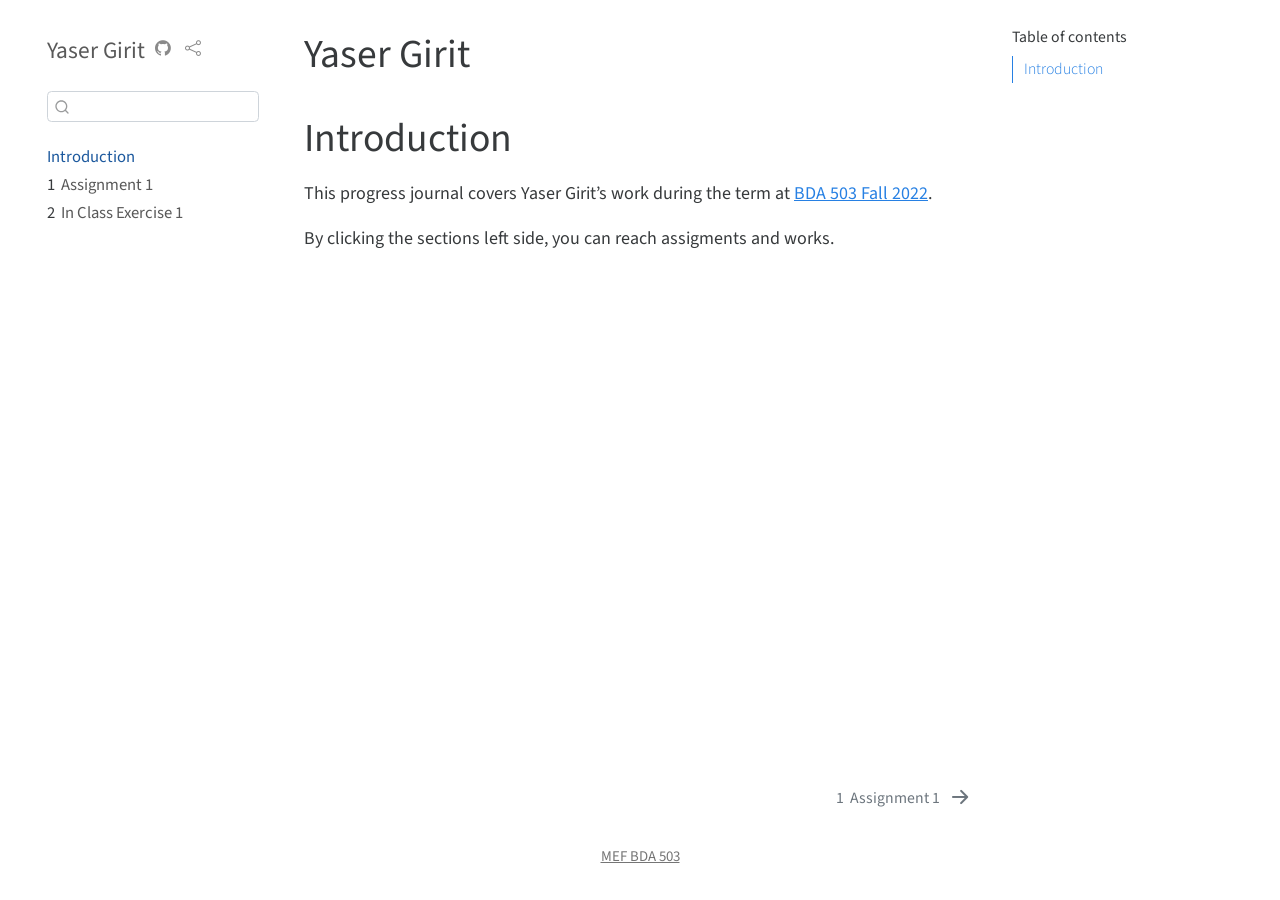
<file: docs/index.html>
<!DOCTYPE html>
<html xmlns="http://www.w3.org/1999/xhtml" lang="en" xml:lang="en"><head>

<meta charset="utf-8">
<meta name="generator" content="quarto-1.1.251">

<meta name="viewport" content="width=device-width, initial-scale=1.0, user-scalable=yes">


<title>Yaser Girit</title>
<style>
code{white-space: pre-wrap;}
span.smallcaps{font-variant: small-caps;}
div.columns{display: flex; gap: min(4vw, 1.5em);}
div.column{flex: auto; overflow-x: auto;}
div.hanging-indent{margin-left: 1.5em; text-indent: -1.5em;}
ul.task-list{list-style: none;}
ul.task-list li input[type="checkbox"] {
  width: 0.8em;
  margin: 0 0.8em 0.2em -1.6em;
  vertical-align: middle;
}
</style>


<script src="site_libs/quarto-nav/quarto-nav.js"></script>
<script src="site_libs/quarto-nav/headroom.min.js"></script>
<script src="site_libs/clipboard/clipboard.min.js"></script>
<script src="site_libs/quarto-search/autocomplete.umd.js"></script>
<script src="site_libs/quarto-search/fuse.min.js"></script>
<script src="site_libs/quarto-search/quarto-search.js"></script>
<meta name="quarto:offset" content="./">
<link href="./assignment1.html" rel="next">
<script src="site_libs/quarto-html/quarto.js"></script>
<script src="site_libs/quarto-html/popper.min.js"></script>
<script src="site_libs/quarto-html/tippy.umd.min.js"></script>
<script src="site_libs/quarto-html/anchor.min.js"></script>
<link href="site_libs/quarto-html/tippy.css" rel="stylesheet">
<link href="site_libs/quarto-html/quarto-syntax-highlighting-dark.css" rel="stylesheet" id="quarto-text-highlighting-styles">
<script src="site_libs/bootstrap/bootstrap.min.js"></script>
<link href="site_libs/bootstrap/bootstrap-icons.css" rel="stylesheet">
<link href="site_libs/bootstrap/bootstrap.min.css" rel="stylesheet" id="quarto-bootstrap" data-mode="dark">
<script id="quarto-search-options" type="application/json">{
  "location": "sidebar",
  "copy-button": false,
  "collapse-after": 3,
  "panel-placement": "start",
  "type": "textbox",
  "limit": 20,
  "language": {
    "search-no-results-text": "No results",
    "search-matching-documents-text": "matching documents",
    "search-copy-link-title": "Copy link to search",
    "search-hide-matches-text": "Hide additional matches",
    "search-more-match-text": "more match in this document",
    "search-more-matches-text": "more matches in this document",
    "search-clear-button-title": "Clear",
    "search-detached-cancel-button-title": "Cancel",
    "search-submit-button-title": "Submit"
  }
}</script>


</head>

<body class="nav-sidebar floating">

<div id="quarto-search-results"></div>
  <header id="quarto-header" class="headroom fixed-top">
  <nav class="quarto-secondary-nav" data-bs-toggle="collapse" data-bs-target="#quarto-sidebar" aria-controls="quarto-sidebar" aria-expanded="false" aria-label="Toggle sidebar navigation" onclick="if (window.quartoToggleHeadroom) { window.quartoToggleHeadroom(); }">
    <div class="container-fluid d-flex justify-content-between">
      <h1 class="quarto-secondary-nav-title">Yaser Girit</h1>
      <button type="button" class="quarto-btn-toggle btn" aria-label="Show secondary navigation">
        <i class="bi bi-chevron-right"></i>
      </button>
    </div>
  </nav>
</header>
<!-- content -->
<div id="quarto-content" class="quarto-container page-columns page-rows-contents page-layout-article">
<!-- sidebar -->
  <nav id="quarto-sidebar" class="sidebar collapse sidebar-navigation floating overflow-auto">
    <div class="pt-lg-2 mt-2 text-left sidebar-header">
    <div class="sidebar-title mb-0 py-0">
      <a href="./">Yaser Girit</a> 
        <div class="sidebar-tools-main">
    <a href="https://github.com/pjournal/mef06-yasergirit" title="Source Code" class="sidebar-tool px-1"><i class="bi bi-github"></i></a>
    <a href="" title="Share" id="sidebar-tool-dropdown-0" class="sidebar-tool dropdown-toggle px-1" data-bs-toggle="dropdown" aria-expanded="false"><i class="bi bi-share"></i></a>
    <ul class="dropdown-menu" aria-labelledby="sidebar-tool-dropdown-0">
        <li>
          <a class="dropdown-item sidebar-tools-main-item" href="https://twitter.com/intent/tweet?url=|url|">
            <i class="bi bi-bi-twitter pe-1"></i>
          Twitter
          </a>
        </li>
        <li>
          <a class="dropdown-item sidebar-tools-main-item" href="https://www.facebook.com/sharer/sharer.php?u=|url|">
            <i class="bi bi-bi-facebook pe-1"></i>
          Facebook
          </a>
        </li>
    </ul>
</div>
    </div>
      </div>
      <div class="mt-2 flex-shrink-0 align-items-center">
        <div class="sidebar-search">
        <div id="quarto-search" class="" title="Search"></div>
        </div>
      </div>
    <div class="sidebar-menu-container"> 
    <ul class="list-unstyled mt-1">
        <li class="sidebar-item">
  <div class="sidebar-item-container"> 
  <a href="./index.html" class="sidebar-item-text sidebar-link active">Introduction</a>
  </div>
</li>
        <li class="sidebar-item">
  <div class="sidebar-item-container"> 
  <a href="./assignment1.html" class="sidebar-item-text sidebar-link"><span class="chapter-number">1</span>&nbsp; <span class="chapter-title">Assignment 1</span></a>
  </div>
</li>
        <li class="sidebar-item">
  <div class="sidebar-item-container"> 
  <a href="./inclass1.html" class="sidebar-item-text sidebar-link"><span class="chapter-number">2</span>&nbsp; <span class="chapter-title">In Class Exercise 1</span></a>
  </div>
</li>
    </ul>
    </div>
</nav>
<!-- margin-sidebar -->
    <div id="quarto-margin-sidebar" class="sidebar margin-sidebar">
        <nav id="TOC" role="doc-toc" class="toc-active">
    <h2 id="toc-title">Table of contents</h2>
   
  <ul>
  <li><a href="#introduction" id="toc-introduction" class="nav-link active" data-scroll-target="#introduction">Introduction</a></li>
  </ul>
</nav>
    </div>
<!-- main -->
<main class="content" id="quarto-document-content">

<header id="title-block-header" class="quarto-title-block default">
<div class="quarto-title">
<h1 class="title d-none d-lg-block">Yaser Girit</h1>
</div>



<div class="quarto-title-meta">

    
    
  </div>
  

</header>

<section id="introduction" class="level1 unnumbered">
<h1 class="unnumbered">Introduction</h1>
<!-- DO NOT TOUCH THIS PART EXCEPT FILLING YOUR OR YOUR GROUP's NAME -->
<p>This progress journal covers Yaser Girit’s work during the term at <a href="https://mef-bda503.github.io/fall22/">BDA 503 Fall 2022</a>.</p>
<p>By clicking the sections left side, you can reach assigments and works.</p>
<!-- IF THIS IS A GROUP UNCOMMENT BELOW -->
<!-- # Group Members

+ [Member 1](Member 1's Progress Journal URL with https://)  
+ [Member 2](Member 2's Progress Journal URL with https://)
+ [Member 3](Member 3's Progress Journal URL with https://)

# Group Project Details

Our group project is [PROJECT NAME]. [SHORT DESCRIPTION] -->


</section>

</main> <!-- /main -->
<script id="quarto-html-after-body" type="application/javascript">
window.document.addEventListener("DOMContentLoaded", function (event) {
  const toggleBodyColorMode = (bsSheetEl) => {
    const mode = bsSheetEl.getAttribute("data-mode");
    const bodyEl = window.document.querySelector("body");
    if (mode === "dark") {
      bodyEl.classList.add("quarto-dark");
      bodyEl.classList.remove("quarto-light");
    } else {
      bodyEl.classList.add("quarto-light");
      bodyEl.classList.remove("quarto-dark");
    }
  }
  const toggleBodyColorPrimary = () => {
    const bsSheetEl = window.document.querySelector("link#quarto-bootstrap");
    if (bsSheetEl) {
      toggleBodyColorMode(bsSheetEl);
    }
  }
  toggleBodyColorPrimary();  
  const icon = "";
  const anchorJS = new window.AnchorJS();
  anchorJS.options = {
    placement: 'right',
    icon: icon
  };
  anchorJS.add('.anchored');
  const clipboard = new window.ClipboardJS('.code-copy-button', {
    target: function(trigger) {
      return trigger.previousElementSibling;
    }
  });
  clipboard.on('success', function(e) {
    // button target
    const button = e.trigger;
    // don't keep focus
    button.blur();
    // flash "checked"
    button.classList.add('code-copy-button-checked');
    var currentTitle = button.getAttribute("title");
    button.setAttribute("title", "Copied!");
    setTimeout(function() {
      button.setAttribute("title", currentTitle);
      button.classList.remove('code-copy-button-checked');
    }, 1000);
    // clear code selection
    e.clearSelection();
  });
  function tippyHover(el, contentFn) {
    const config = {
      allowHTML: true,
      content: contentFn,
      maxWidth: 500,
      delay: 100,
      arrow: false,
      appendTo: function(el) {
          return el.parentElement;
      },
      interactive: true,
      interactiveBorder: 10,
      theme: 'quarto',
      placement: 'bottom-start'
    };
    window.tippy(el, config); 
  }
  const noterefs = window.document.querySelectorAll('a[role="doc-noteref"]');
  for (var i=0; i<noterefs.length; i++) {
    const ref = noterefs[i];
    tippyHover(ref, function() {
      // use id or data attribute instead here
      let href = ref.getAttribute('data-footnote-href') || ref.getAttribute('href');
      try { href = new URL(href).hash; } catch {}
      const id = href.replace(/^#\/?/, "");
      const note = window.document.getElementById(id);
      return note.innerHTML;
    });
  }
  var bibliorefs = window.document.querySelectorAll('a[role="doc-biblioref"]');
  for (var i=0; i<bibliorefs.length; i++) {
    const ref = bibliorefs[i];
    const cites = ref.parentNode.getAttribute('data-cites').split(' ');
    tippyHover(ref, function() {
      var popup = window.document.createElement('div');
      cites.forEach(function(cite) {
        var citeDiv = window.document.createElement('div');
        citeDiv.classList.add('hanging-indent');
        citeDiv.classList.add('csl-entry');
        var biblioDiv = window.document.getElementById('ref-' + cite);
        if (biblioDiv) {
          citeDiv.innerHTML = biblioDiv.innerHTML;
        }
        popup.appendChild(citeDiv);
      });
      return popup.innerHTML;
    });
  }
});
</script>
<nav class="page-navigation">
  <div class="nav-page nav-page-previous">
  </div>
  <div class="nav-page nav-page-next">
      <a href="./assignment1.html" class="pagination-link">
        <span class="nav-page-text"><span class="chapter-number">1</span>&nbsp; <span class="chapter-title">Assignment 1</span></span> <i class="bi bi-arrow-right-short"></i>
      </a>
  </div>
</nav>
</div> <!-- /content -->
<footer class="footer">
  <div class="nav-footer">
      <div class="nav-footer-center"><a href="https://mef-bda503.github.io">MEF BDA 503</a></div>
  </div>
</footer>



</body></html>
</file>
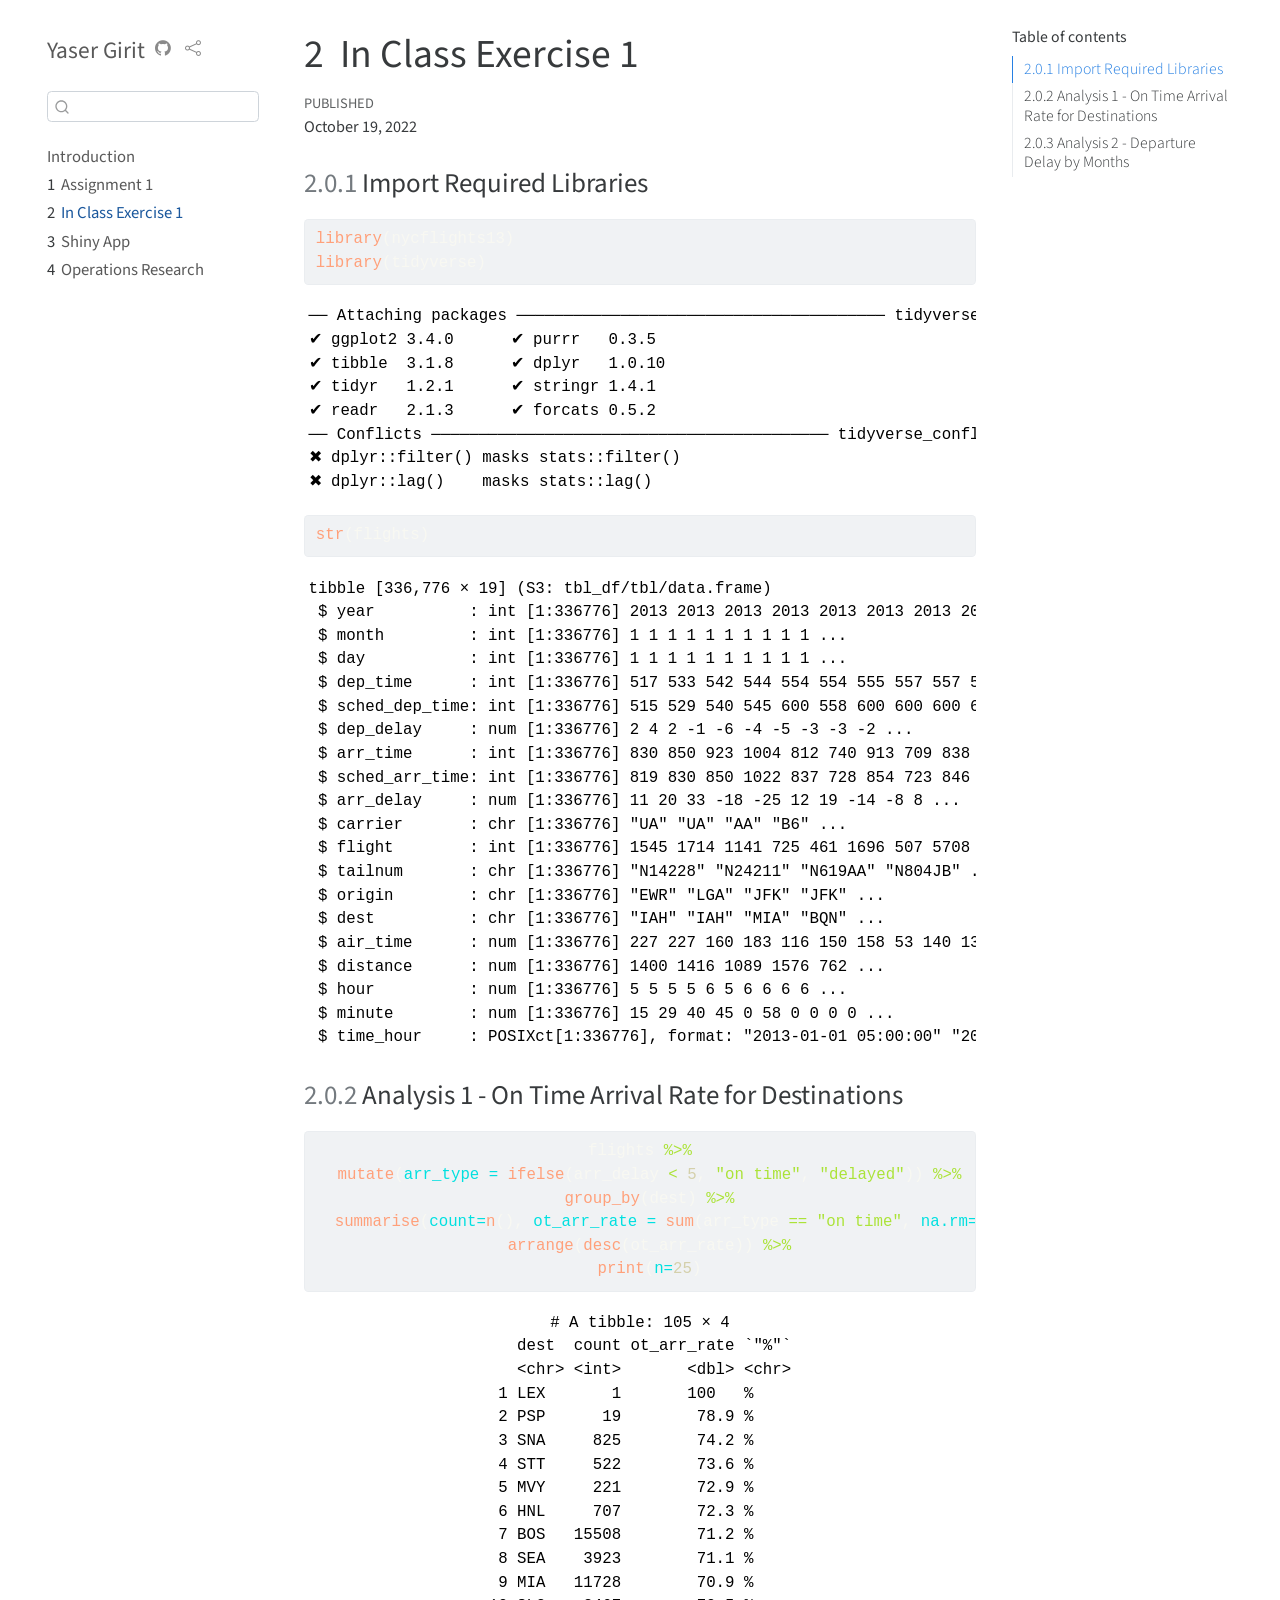
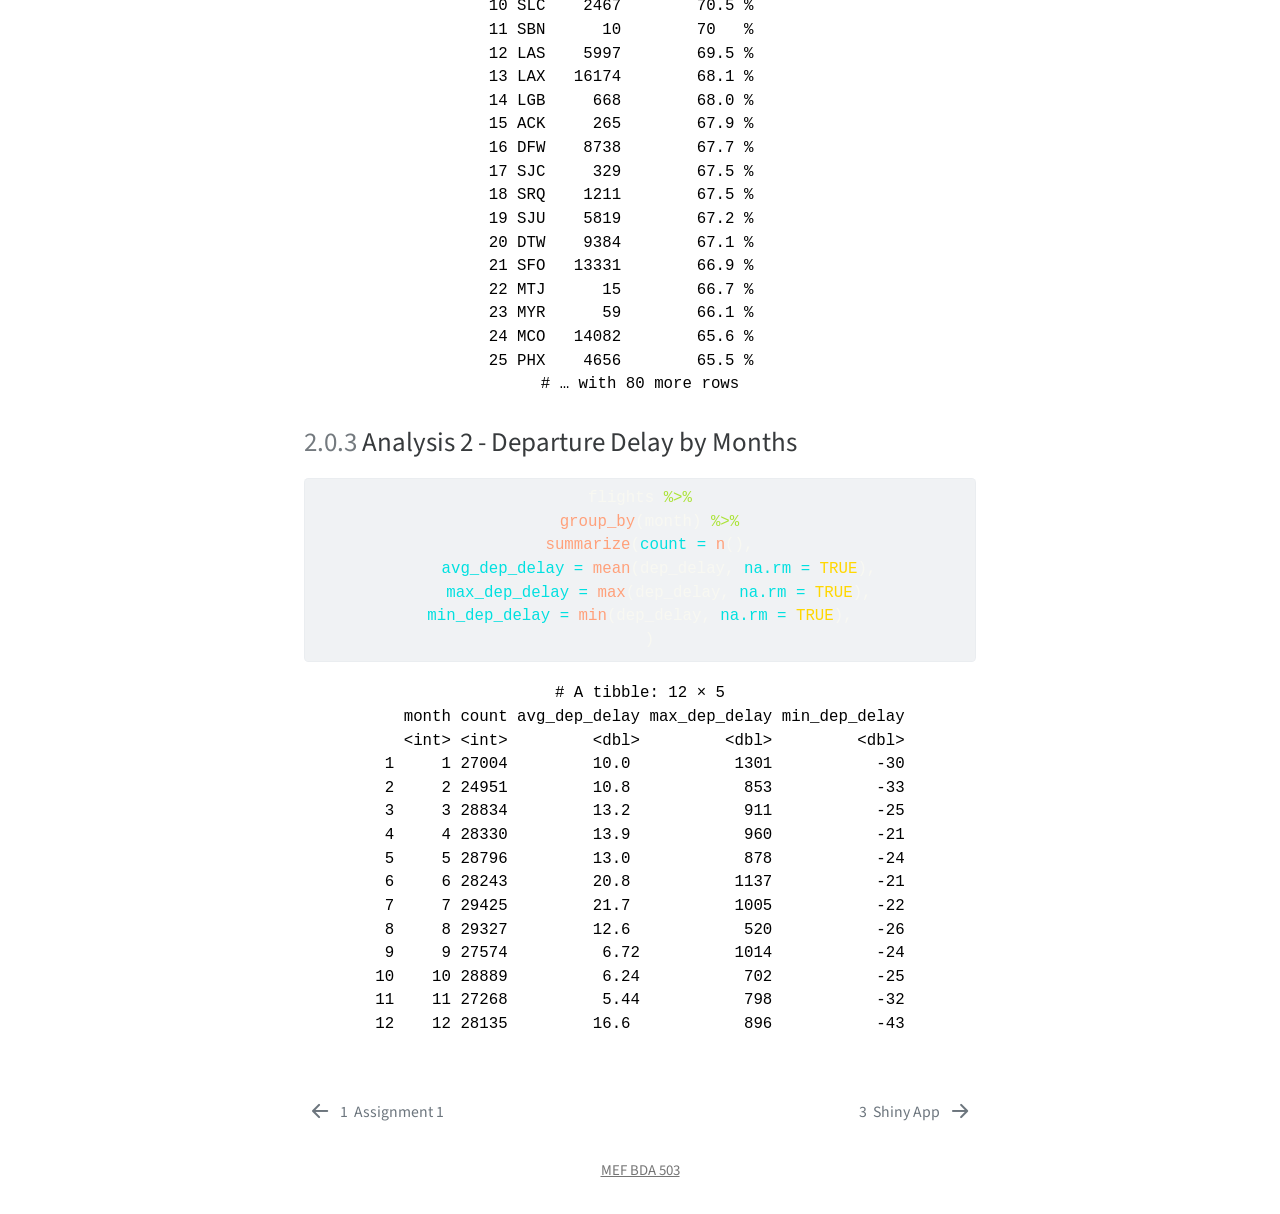
<file: docs/inclass1.html>
<!DOCTYPE html>
<html xmlns="http://www.w3.org/1999/xhtml" lang="en" xml:lang="en"><head>

<meta charset="utf-8">
<meta name="generator" content="quarto-1.1.251">

<meta name="viewport" content="width=device-width, initial-scale=1.0, user-scalable=yes">

<meta name="dcterms.date" content="2022-10-19">

<title>Yaser Girit - 2&nbsp; In Class Exercise 1</title>
<style>
code{white-space: pre-wrap;}
span.smallcaps{font-variant: small-caps;}
div.columns{display: flex; gap: min(4vw, 1.5em);}
div.column{flex: auto; overflow-x: auto;}
div.hanging-indent{margin-left: 1.5em; text-indent: -1.5em;}
ul.task-list{list-style: none;}
ul.task-list li input[type="checkbox"] {
  width: 0.8em;
  margin: 0 0.8em 0.2em -1.6em;
  vertical-align: middle;
}
pre > code.sourceCode { white-space: pre; position: relative; }
pre > code.sourceCode > span { display: inline-block; line-height: 1.25; }
pre > code.sourceCode > span:empty { height: 1.2em; }
.sourceCode { overflow: visible; }
code.sourceCode > span { color: inherit; text-decoration: inherit; }
div.sourceCode { margin: 1em 0; }
pre.sourceCode { margin: 0; }
@media screen {
div.sourceCode { overflow: auto; }
}
@media print {
pre > code.sourceCode { white-space: pre-wrap; }
pre > code.sourceCode > span { text-indent: -5em; padding-left: 5em; }
}
pre.numberSource code
  { counter-reset: source-line 0; }
pre.numberSource code > span
  { position: relative; left: -4em; counter-increment: source-line; }
pre.numberSource code > span > a:first-child::before
  { content: counter(source-line);
    position: relative; left: -1em; text-align: right; vertical-align: baseline;
    border: none; display: inline-block;
    -webkit-touch-callout: none; -webkit-user-select: none;
    -khtml-user-select: none; -moz-user-select: none;
    -ms-user-select: none; user-select: none;
    padding: 0 4px; width: 4em;
    color: #aaaaaa;
  }
pre.numberSource { margin-left: 3em; border-left: 1px solid #aaaaaa;  padding-left: 4px; }
div.sourceCode
  {   }
@media screen {
pre > code.sourceCode > span > a:first-child::before { text-decoration: underline; }
}
code span.al { color: #ff0000; font-weight: bold; } /* Alert */
code span.an { color: #60a0b0; font-weight: bold; font-style: italic; } /* Annotation */
code span.at { color: #7d9029; } /* Attribute */
code span.bn { color: #40a070; } /* BaseN */
code span.bu { color: #008000; } /* BuiltIn */
code span.cf { color: #007020; font-weight: bold; } /* ControlFlow */
code span.ch { color: #4070a0; } /* Char */
code span.cn { color: #880000; } /* Constant */
code span.co { color: #60a0b0; font-style: italic; } /* Comment */
code span.cv { color: #60a0b0; font-weight: bold; font-style: italic; } /* CommentVar */
code span.do { color: #ba2121; font-style: italic; } /* Documentation */
code span.dt { color: #902000; } /* DataType */
code span.dv { color: #40a070; } /* DecVal */
code span.er { color: #ff0000; font-weight: bold; } /* Error */
code span.ex { } /* Extension */
code span.fl { color: #40a070; } /* Float */
code span.fu { color: #06287e; } /* Function */
code span.im { color: #008000; font-weight: bold; } /* Import */
code span.in { color: #60a0b0; font-weight: bold; font-style: italic; } /* Information */
code span.kw { color: #007020; font-weight: bold; } /* Keyword */
code span.op { color: #666666; } /* Operator */
code span.ot { color: #007020; } /* Other */
code span.pp { color: #bc7a00; } /* Preprocessor */
code span.sc { color: #4070a0; } /* SpecialChar */
code span.ss { color: #bb6688; } /* SpecialString */
code span.st { color: #4070a0; } /* String */
code span.va { color: #19177c; } /* Variable */
code span.vs { color: #4070a0; } /* VerbatimString */
code span.wa { color: #60a0b0; font-weight: bold; font-style: italic; } /* Warning */
</style>


<script src="site_libs/quarto-nav/quarto-nav.js"></script>
<script src="site_libs/quarto-nav/headroom.min.js"></script>
<script src="site_libs/clipboard/clipboard.min.js"></script>
<script src="site_libs/quarto-search/autocomplete.umd.js"></script>
<script src="site_libs/quarto-search/fuse.min.js"></script>
<script src="site_libs/quarto-search/quarto-search.js"></script>
<meta name="quarto:offset" content="./">
<link href="./shinyapp.html" rel="next">
<link href="./assignment1.html" rel="prev">
<script src="site_libs/quarto-html/quarto.js"></script>
<script src="site_libs/quarto-html/popper.min.js"></script>
<script src="site_libs/quarto-html/tippy.umd.min.js"></script>
<script src="site_libs/quarto-html/anchor.min.js"></script>
<link href="site_libs/quarto-html/tippy.css" rel="stylesheet">
<link href="site_libs/quarto-html/quarto-syntax-highlighting-dark.css" rel="stylesheet" id="quarto-text-highlighting-styles">
<script src="site_libs/bootstrap/bootstrap.min.js"></script>
<link href="site_libs/bootstrap/bootstrap-icons.css" rel="stylesheet">
<link href="site_libs/bootstrap/bootstrap.min.css" rel="stylesheet" id="quarto-bootstrap" data-mode="dark">
<script id="quarto-search-options" type="application/json">{
  "location": "sidebar",
  "copy-button": false,
  "collapse-after": 3,
  "panel-placement": "start",
  "type": "textbox",
  "limit": 20,
  "language": {
    "search-no-results-text": "No results",
    "search-matching-documents-text": "matching documents",
    "search-copy-link-title": "Copy link to search",
    "search-hide-matches-text": "Hide additional matches",
    "search-more-match-text": "more match in this document",
    "search-more-matches-text": "more matches in this document",
    "search-clear-button-title": "Clear",
    "search-detached-cancel-button-title": "Cancel",
    "search-submit-button-title": "Submit"
  }
}</script>


</head>

<body class="nav-sidebar floating">

<div id="quarto-search-results"></div>
  <header id="quarto-header" class="headroom fixed-top">
  <nav class="quarto-secondary-nav" data-bs-toggle="collapse" data-bs-target="#quarto-sidebar" aria-controls="quarto-sidebar" aria-expanded="false" aria-label="Toggle sidebar navigation" onclick="if (window.quartoToggleHeadroom) { window.quartoToggleHeadroom(); }">
    <div class="container-fluid d-flex justify-content-between">
      <h1 class="quarto-secondary-nav-title"><span class="chapter-number">2</span>&nbsp; <span class="chapter-title">In Class Exercise 1</span></h1>
      <button type="button" class="quarto-btn-toggle btn" aria-label="Show secondary navigation">
        <i class="bi bi-chevron-right"></i>
      </button>
    </div>
  </nav>
</header>
<!-- content -->
<div id="quarto-content" class="quarto-container page-columns page-rows-contents page-layout-article">
<!-- sidebar -->
  <nav id="quarto-sidebar" class="sidebar collapse sidebar-navigation floating overflow-auto">
    <div class="pt-lg-2 mt-2 text-left sidebar-header">
    <div class="sidebar-title mb-0 py-0">
      <a href="./">Yaser Girit</a> 
        <div class="sidebar-tools-main">
    <a href="https://github.com/pjournal/mef06-yasergirit" title="Source Code" class="sidebar-tool px-1"><i class="bi bi-github"></i></a>
    <a href="" title="Share" id="sidebar-tool-dropdown-0" class="sidebar-tool dropdown-toggle px-1" data-bs-toggle="dropdown" aria-expanded="false"><i class="bi bi-share"></i></a>
    <ul class="dropdown-menu" aria-labelledby="sidebar-tool-dropdown-0">
        <li>
          <a class="dropdown-item sidebar-tools-main-item" href="https://twitter.com/intent/tweet?url=|url|">
            <i class="bi bi-bi-twitter pe-1"></i>
          Twitter
          </a>
        </li>
        <li>
          <a class="dropdown-item sidebar-tools-main-item" href="https://www.facebook.com/sharer/sharer.php?u=|url|">
            <i class="bi bi-bi-facebook pe-1"></i>
          Facebook
          </a>
        </li>
    </ul>
</div>
    </div>
      </div>
      <div class="mt-2 flex-shrink-0 align-items-center">
        <div class="sidebar-search">
        <div id="quarto-search" class="" title="Search"></div>
        </div>
      </div>
    <div class="sidebar-menu-container"> 
    <ul class="list-unstyled mt-1">
        <li class="sidebar-item">
  <div class="sidebar-item-container"> 
  <a href="./index.html" class="sidebar-item-text sidebar-link">Introduction</a>
  </div>
</li>
        <li class="sidebar-item">
  <div class="sidebar-item-container"> 
  <a href="./assignment1.html" class="sidebar-item-text sidebar-link"><span class="chapter-number">1</span>&nbsp; <span class="chapter-title">Assignment 1</span></a>
  </div>
</li>
        <li class="sidebar-item">
  <div class="sidebar-item-container"> 
  <a href="./inclass1.html" class="sidebar-item-text sidebar-link active"><span class="chapter-number">2</span>&nbsp; <span class="chapter-title">In Class Exercise 1</span></a>
  </div>
</li>
        <li class="sidebar-item">
  <div class="sidebar-item-container"> 
  <a href="./shinyapp.html" class="sidebar-item-text sidebar-link"><span class="chapter-number">3</span>&nbsp; <span class="chapter-title">Shiny App</span></a>
  </div>
</li>
        <li class="sidebar-item">
  <div class="sidebar-item-container"> 
  <a href="./operationsResearch.html" class="sidebar-item-text sidebar-link"><span class="chapter-number">4</span>&nbsp; <span class="chapter-title">Operations Research</span></a>
  </div>
</li>
    </ul>
    </div>
</nav>
<!-- margin-sidebar -->
    <div id="quarto-margin-sidebar" class="sidebar margin-sidebar">
        <nav id="TOC" role="doc-toc" class="toc-active">
    <h2 id="toc-title">Table of contents</h2>
   
  <ul>
  <li><a href="#import-required-libraries" id="toc-import-required-libraries" class="nav-link active" data-scroll-target="#import-required-libraries"><span class="toc-section-number">2.0.1</span>  Import Required Libraries</a></li>
  <li><a href="#analysis-1---on-time-arrival-rate-for-destinations" id="toc-analysis-1---on-time-arrival-rate-for-destinations" class="nav-link" data-scroll-target="#analysis-1---on-time-arrival-rate-for-destinations"><span class="toc-section-number">2.0.2</span>  Analysis 1 - On Time Arrival Rate for Destinations</a></li>
  <li><a href="#analysis-2---departure-delay-by-months" id="toc-analysis-2---departure-delay-by-months" class="nav-link" data-scroll-target="#analysis-2---departure-delay-by-months"><span class="toc-section-number">2.0.3</span>  Analysis 2 - Departure Delay by Months</a></li>
  </ul>
</nav>
    </div>
<!-- main -->
<main class="content" id="quarto-document-content">

<header id="title-block-header" class="quarto-title-block default">
<div class="quarto-title">
<h1 class="title d-none d-lg-block"><span class="chapter-number">2</span>&nbsp; <span class="chapter-title">In Class Exercise 1</span></h1>
</div>



<div class="quarto-title-meta">

    
    <div>
    <div class="quarto-title-meta-heading">Published</div>
    <div class="quarto-title-meta-contents">
      <p class="date">October 19, 2022</p>
    </div>
  </div>
    
  </div>
  

</header>

<section id="import-required-libraries" class="level3" data-number="2.0.1">
<h3 data-number="2.0.1" class="anchored" data-anchor-id="import-required-libraries"><span class="header-section-number">2.0.1</span> Import Required Libraries</h3>
<div class="cell">
<div class="sourceCode cell-code" id="cb1"><pre class="sourceCode r code-with-copy"><code class="sourceCode r"><span id="cb1-1"><a href="#cb1-1" aria-hidden="true" tabindex="-1"></a><span class="fu">library</span>(nycflights13)</span>
<span id="cb1-2"><a href="#cb1-2" aria-hidden="true" tabindex="-1"></a><span class="fu">library</span>(tidyverse)</span></code><button title="Copy to Clipboard" class="code-copy-button"><i class="bi"></i></button></pre></div>
<div class="cell-output cell-output-stderr">
<pre><code>── Attaching packages ─────────────────────────────────────── tidyverse 1.3.2 ──
✔ ggplot2 3.4.0      ✔ purrr   0.3.5 
✔ tibble  3.1.8      ✔ dplyr   1.0.10
✔ tidyr   1.2.1      ✔ stringr 1.4.1 
✔ readr   2.1.3      ✔ forcats 0.5.2 
── Conflicts ────────────────────────────────────────── tidyverse_conflicts() ──
✖ dplyr::filter() masks stats::filter()
✖ dplyr::lag()    masks stats::lag()</code></pre>
</div>
</div>
<div class="cell">
<div class="sourceCode cell-code" id="cb3"><pre class="sourceCode r code-with-copy"><code class="sourceCode r"><span id="cb3-1"><a href="#cb3-1" aria-hidden="true" tabindex="-1"></a><span class="fu">str</span>(flights)</span></code><button title="Copy to Clipboard" class="code-copy-button"><i class="bi"></i></button></pre></div>
<div class="cell-output cell-output-stdout">
<pre><code>tibble [336,776 × 19] (S3: tbl_df/tbl/data.frame)
 $ year          : int [1:336776] 2013 2013 2013 2013 2013 2013 2013 2013 2013 2013 ...
 $ month         : int [1:336776] 1 1 1 1 1 1 1 1 1 1 ...
 $ day           : int [1:336776] 1 1 1 1 1 1 1 1 1 1 ...
 $ dep_time      : int [1:336776] 517 533 542 544 554 554 555 557 557 558 ...
 $ sched_dep_time: int [1:336776] 515 529 540 545 600 558 600 600 600 600 ...
 $ dep_delay     : num [1:336776] 2 4 2 -1 -6 -4 -5 -3 -3 -2 ...
 $ arr_time      : int [1:336776] 830 850 923 1004 812 740 913 709 838 753 ...
 $ sched_arr_time: int [1:336776] 819 830 850 1022 837 728 854 723 846 745 ...
 $ arr_delay     : num [1:336776] 11 20 33 -18 -25 12 19 -14 -8 8 ...
 $ carrier       : chr [1:336776] "UA" "UA" "AA" "B6" ...
 $ flight        : int [1:336776] 1545 1714 1141 725 461 1696 507 5708 79 301 ...
 $ tailnum       : chr [1:336776] "N14228" "N24211" "N619AA" "N804JB" ...
 $ origin        : chr [1:336776] "EWR" "LGA" "JFK" "JFK" ...
 $ dest          : chr [1:336776] "IAH" "IAH" "MIA" "BQN" ...
 $ air_time      : num [1:336776] 227 227 160 183 116 150 158 53 140 138 ...
 $ distance      : num [1:336776] 1400 1416 1089 1576 762 ...
 $ hour          : num [1:336776] 5 5 5 5 6 5 6 6 6 6 ...
 $ minute        : num [1:336776] 15 29 40 45 0 58 0 0 0 0 ...
 $ time_hour     : POSIXct[1:336776], format: "2013-01-01 05:00:00" "2013-01-01 05:00:00" ...</code></pre>
</div>
</div>
</section>
<section id="analysis-1---on-time-arrival-rate-for-destinations" class="level3" data-number="2.0.2">
<h3 data-number="2.0.2" class="anchored" data-anchor-id="analysis-1---on-time-arrival-rate-for-destinations"><span class="header-section-number">2.0.2</span> Analysis 1 - On Time Arrival Rate for Destinations</h3>
<center>
<div class="cell">
<div class="sourceCode cell-code" id="cb5"><pre class="sourceCode r code-with-copy"><code class="sourceCode r"><span id="cb5-1"><a href="#cb5-1" aria-hidden="true" tabindex="-1"></a>flights <span class="sc">%&gt;%</span></span>
<span id="cb5-2"><a href="#cb5-2" aria-hidden="true" tabindex="-1"></a>  <span class="fu">mutate</span>(<span class="at">arr_type =</span> <span class="fu">ifelse</span>(arr_delay <span class="sc">&lt;</span> <span class="dv">5</span>, <span class="st">"on time"</span>, <span class="st">"delayed"</span>)) <span class="sc">%&gt;%</span></span>
<span id="cb5-3"><a href="#cb5-3" aria-hidden="true" tabindex="-1"></a>  <span class="fu">group_by</span>(dest) <span class="sc">%&gt;%</span></span>
<span id="cb5-4"><a href="#cb5-4" aria-hidden="true" tabindex="-1"></a>  <span class="fu">summarise</span>(<span class="at">count=</span><span class="fu">n</span>(), <span class="at">ot_arr_rate =</span> <span class="fu">sum</span>(arr_type <span class="sc">==</span> <span class="st">"on time"</span>, <span class="at">na.rm=</span><span class="cn">TRUE</span>) <span class="sc">/</span> <span class="fu">n</span>()<span class="sc">*</span><span class="dv">100</span>, <span class="st">"%"</span>) <span class="sc">%&gt;%</span></span>
<span id="cb5-5"><a href="#cb5-5" aria-hidden="true" tabindex="-1"></a>  <span class="fu">arrange</span>(<span class="fu">desc</span>(ot_arr_rate)) <span class="sc">%&gt;%</span></span>
<span id="cb5-6"><a href="#cb5-6" aria-hidden="true" tabindex="-1"></a>  <span class="fu">print</span>(<span class="at">n=</span><span class="dv">25</span>)</span></code><button title="Copy to Clipboard" class="code-copy-button"><i class="bi"></i></button></pre></div>
<div class="cell-output cell-output-stdout">
<pre><code># A tibble: 105 × 4
   dest  count ot_arr_rate `"%"`
   &lt;chr&gt; &lt;int&gt;       &lt;dbl&gt; &lt;chr&gt;
 1 LEX       1       100   %    
 2 PSP      19        78.9 %    
 3 SNA     825        74.2 %    
 4 STT     522        73.6 %    
 5 MVY     221        72.9 %    
 6 HNL     707        72.3 %    
 7 BOS   15508        71.2 %    
 8 SEA    3923        71.1 %    
 9 MIA   11728        70.9 %    
10 SLC    2467        70.5 %    
11 SBN      10        70   %    
12 LAS    5997        69.5 %    
13 LAX   16174        68.1 %    
14 LGB     668        68.0 %    
15 ACK     265        67.9 %    
16 DFW    8738        67.7 %    
17 SJC     329        67.5 %    
18 SRQ    1211        67.5 %    
19 SJU    5819        67.2 %    
20 DTW    9384        67.1 %    
21 SFO   13331        66.9 %    
22 MTJ      15        66.7 %    
23 MYR      59        66.1 %    
24 MCO   14082        65.6 %    
25 PHX    4656        65.5 %    
# … with 80 more rows</code></pre>
</div>
</div>
</center>
</section>
<section id="analysis-2---departure-delay-by-months" class="level3" data-number="2.0.3">
<h3 data-number="2.0.3" class="anchored" data-anchor-id="analysis-2---departure-delay-by-months"><span class="header-section-number">2.0.3</span> Analysis 2 - Departure Delay by Months</h3>
<center>
<div class="cell">
<div class="sourceCode cell-code" id="cb7"><pre class="sourceCode r code-with-copy"><code class="sourceCode r"><span id="cb7-1"><a href="#cb7-1" aria-hidden="true" tabindex="-1"></a>flights <span class="sc">%&gt;%</span></span>
<span id="cb7-2"><a href="#cb7-2" aria-hidden="true" tabindex="-1"></a>  <span class="fu">group_by</span>(month) <span class="sc">%&gt;%</span></span>
<span id="cb7-3"><a href="#cb7-3" aria-hidden="true" tabindex="-1"></a>  <span class="fu">summarize</span>(<span class="at">count =</span> <span class="fu">n</span>(),</span>
<span id="cb7-4"><a href="#cb7-4" aria-hidden="true" tabindex="-1"></a>    <span class="at">avg_dep_delay =</span> <span class="fu">mean</span>(dep_delay, <span class="at">na.rm =</span> <span class="cn">TRUE</span>),</span>
<span id="cb7-5"><a href="#cb7-5" aria-hidden="true" tabindex="-1"></a>    <span class="at">max_dep_delay =</span> <span class="fu">max</span>(dep_delay, <span class="at">na.rm =</span> <span class="cn">TRUE</span>),</span>
<span id="cb7-6"><a href="#cb7-6" aria-hidden="true" tabindex="-1"></a>    <span class="at">min_dep_delay =</span> <span class="fu">min</span>(dep_delay, <span class="at">na.rm =</span> <span class="cn">TRUE</span>),    </span>
<span id="cb7-7"><a href="#cb7-7" aria-hidden="true" tabindex="-1"></a>  )</span></code><button title="Copy to Clipboard" class="code-copy-button"><i class="bi"></i></button></pre></div>
<div class="cell-output cell-output-stdout">
<pre><code># A tibble: 12 × 5
   month count avg_dep_delay max_dep_delay min_dep_delay
   &lt;int&gt; &lt;int&gt;         &lt;dbl&gt;         &lt;dbl&gt;         &lt;dbl&gt;
 1     1 27004         10.0           1301           -30
 2     2 24951         10.8            853           -33
 3     3 28834         13.2            911           -25
 4     4 28330         13.9            960           -21
 5     5 28796         13.0            878           -24
 6     6 28243         20.8           1137           -21
 7     7 29425         21.7           1005           -22
 8     8 29327         12.6            520           -26
 9     9 27574          6.72          1014           -24
10    10 28889          6.24           702           -25
11    11 27268          5.44           798           -32
12    12 28135         16.6            896           -43</code></pre>
</div>
</div>
</center>


</section>

</main> <!-- /main -->
<script id="quarto-html-after-body" type="application/javascript">
window.document.addEventListener("DOMContentLoaded", function (event) {
  const toggleBodyColorMode = (bsSheetEl) => {
    const mode = bsSheetEl.getAttribute("data-mode");
    const bodyEl = window.document.querySelector("body");
    if (mode === "dark") {
      bodyEl.classList.add("quarto-dark");
      bodyEl.classList.remove("quarto-light");
    } else {
      bodyEl.classList.add("quarto-light");
      bodyEl.classList.remove("quarto-dark");
    }
  }
  const toggleBodyColorPrimary = () => {
    const bsSheetEl = window.document.querySelector("link#quarto-bootstrap");
    if (bsSheetEl) {
      toggleBodyColorMode(bsSheetEl);
    }
  }
  toggleBodyColorPrimary();  
  const icon = "";
  const anchorJS = new window.AnchorJS();
  anchorJS.options = {
    placement: 'right',
    icon: icon
  };
  anchorJS.add('.anchored');
  const clipboard = new window.ClipboardJS('.code-copy-button', {
    target: function(trigger) {
      return trigger.previousElementSibling;
    }
  });
  clipboard.on('success', function(e) {
    // button target
    const button = e.trigger;
    // don't keep focus
    button.blur();
    // flash "checked"
    button.classList.add('code-copy-button-checked');
    var currentTitle = button.getAttribute("title");
    button.setAttribute("title", "Copied!");
    setTimeout(function() {
      button.setAttribute("title", currentTitle);
      button.classList.remove('code-copy-button-checked');
    }, 1000);
    // clear code selection
    e.clearSelection();
  });
  function tippyHover(el, contentFn) {
    const config = {
      allowHTML: true,
      content: contentFn,
      maxWidth: 500,
      delay: 100,
      arrow: false,
      appendTo: function(el) {
          return el.parentElement;
      },
      interactive: true,
      interactiveBorder: 10,
      theme: 'quarto',
      placement: 'bottom-start'
    };
    window.tippy(el, config); 
  }
  const noterefs = window.document.querySelectorAll('a[role="doc-noteref"]');
  for (var i=0; i<noterefs.length; i++) {
    const ref = noterefs[i];
    tippyHover(ref, function() {
      // use id or data attribute instead here
      let href = ref.getAttribute('data-footnote-href') || ref.getAttribute('href');
      try { href = new URL(href).hash; } catch {}
      const id = href.replace(/^#\/?/, "");
      const note = window.document.getElementById(id);
      return note.innerHTML;
    });
  }
  var bibliorefs = window.document.querySelectorAll('a[role="doc-biblioref"]');
  for (var i=0; i<bibliorefs.length; i++) {
    const ref = bibliorefs[i];
    const cites = ref.parentNode.getAttribute('data-cites').split(' ');
    tippyHover(ref, function() {
      var popup = window.document.createElement('div');
      cites.forEach(function(cite) {
        var citeDiv = window.document.createElement('div');
        citeDiv.classList.add('hanging-indent');
        citeDiv.classList.add('csl-entry');
        var biblioDiv = window.document.getElementById('ref-' + cite);
        if (biblioDiv) {
          citeDiv.innerHTML = biblioDiv.innerHTML;
        }
        popup.appendChild(citeDiv);
      });
      return popup.innerHTML;
    });
  }
});
</script>
<nav class="page-navigation">
  <div class="nav-page nav-page-previous">
      <a href="./assignment1.html" class="pagination-link">
        <i class="bi bi-arrow-left-short"></i> <span class="nav-page-text"><span class="chapter-number">1</span>&nbsp; <span class="chapter-title">Assignment 1</span></span>
      </a>          
  </div>
  <div class="nav-page nav-page-next">
      <a href="./shinyapp.html" class="pagination-link">
        <span class="nav-page-text"><span class="chapter-number">3</span>&nbsp; <span class="chapter-title">Shiny App</span></span> <i class="bi bi-arrow-right-short"></i>
      </a>
  </div>
</nav>
</div> <!-- /content -->
<footer class="footer">
  <div class="nav-footer">
      <div class="nav-footer-center"><a href="https://mef-bda503.github.io">MEF BDA 503</a></div>
  </div>
</footer>



</body></html>
</file>
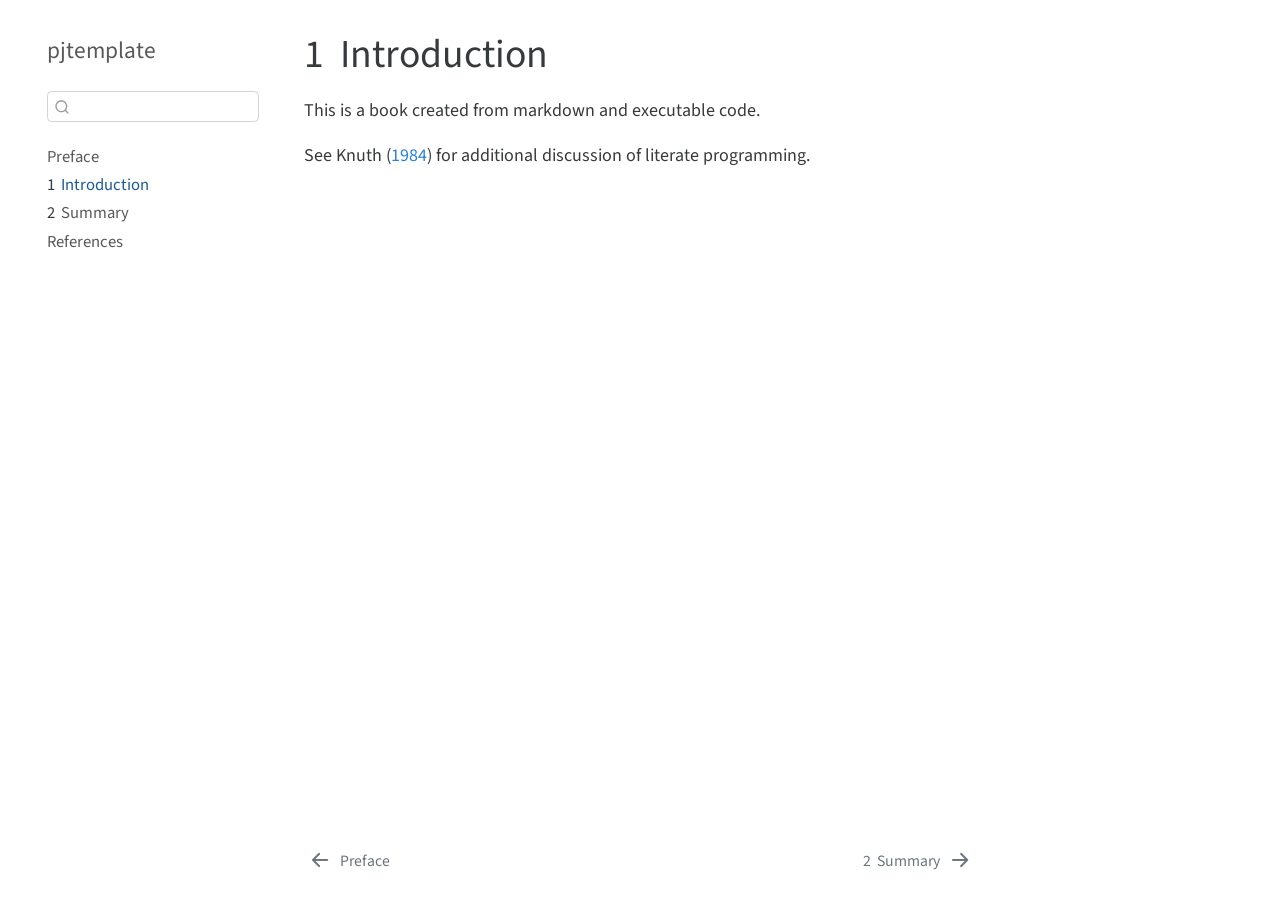
<file: docs/intro.html>
<!DOCTYPE html>
<html xmlns="http://www.w3.org/1999/xhtml" lang="en" xml:lang="en"><head>

<meta charset="utf-8">
<meta name="generator" content="quarto-1.0.38">

<meta name="viewport" content="width=device-width, initial-scale=1.0, user-scalable=yes">


<title>pjtemplate - 1&nbsp; Introduction</title>
<style>
code{white-space: pre-wrap;}
span.smallcaps{font-variant: small-caps;}
span.underline{text-decoration: underline;}
div.column{display: inline-block; vertical-align: top; width: 50%;}
div.hanging-indent{margin-left: 1.5em; text-indent: -1.5em;}
ul.task-list{list-style: none;}
div.csl-bib-body { }
div.csl-entry {
  clear: both;
}
.hanging div.csl-entry {
  margin-left:2em;
  text-indent:-2em;
}
div.csl-left-margin {
  min-width:2em;
  float:left;
}
div.csl-right-inline {
  margin-left:2em;
  padding-left:1em;
}
div.csl-indent {
  margin-left: 2em;
}
</style>


<script src="site_libs/quarto-nav/quarto-nav.js"></script>
<script src="site_libs/quarto-nav/headroom.min.js"></script>
<script src="site_libs/clipboard/clipboard.min.js"></script>
<script src="site_libs/quarto-search/autocomplete.umd.js"></script>
<script src="site_libs/quarto-search/fuse.min.js"></script>
<script src="site_libs/quarto-search/quarto-search.js"></script>
<meta name="quarto:offset" content="./">
<link href="./summary.html" rel="next">
<link href="./index.html" rel="prev">
<script src="site_libs/quarto-html/quarto.js"></script>
<script src="site_libs/quarto-html/popper.min.js"></script>
<script src="site_libs/quarto-html/tippy.umd.min.js"></script>
<script src="site_libs/quarto-html/anchor.min.js"></script>
<link href="site_libs/quarto-html/tippy.css" rel="stylesheet">
<link href="site_libs/quarto-html/quarto-syntax-highlighting.css" rel="stylesheet" id="quarto-text-highlighting-styles">
<script src="site_libs/bootstrap/bootstrap.min.js"></script>
<link href="site_libs/bootstrap/bootstrap-icons.css" rel="stylesheet">
<link href="site_libs/bootstrap/bootstrap.min.css" rel="stylesheet" id="quarto-bootstrap" data-mode="light">
<script id="quarto-search-options" type="application/json">{
  "location": "sidebar",
  "copy-button": false,
  "collapse-after": 3,
  "panel-placement": "start",
  "type": "textbox",
  "limit": 20,
  "language": {
    "search-no-results-text": "No results",
    "search-matching-documents-text": "matching documents",
    "search-copy-link-title": "Copy link to search",
    "search-hide-matches-text": "Hide additional matches",
    "search-more-match-text": "more match in this document",
    "search-more-matches-text": "more matches in this document",
    "search-clear-button-title": "Clear",
    "search-detached-cancel-button-title": "Cancel",
    "search-submit-button-title": "Submit"
  }
}</script>


</head>

<body class="nav-sidebar floating">

<div id="quarto-search-results"></div>
  <header id="quarto-header" class="headroom fixed-top">
  <nav class="quarto-secondary-nav" data-bs-toggle="collapse" data-bs-target="#quarto-sidebar" aria-controls="quarto-sidebar" aria-expanded="false" aria-label="Toggle sidebar navigation" onclick="if (window.quartoToggleHeadroom) { window.quartoToggleHeadroom(); }">
    <div class="container-fluid d-flex justify-content-between">
      <h1 class="quarto-secondary-nav-title"><span class="chapter-number">1</span>&nbsp; <span class="chapter-title">Introduction</span></h1>
      <button type="button" class="quarto-btn-toggle btn" aria-label="Show secondary navigation">
        <i class="bi bi-chevron-right"></i>
      </button>
    </div>
  </nav>
</header>
<!-- content -->
<div id="quarto-content" class="quarto-container page-columns page-rows-contents page-layout-article">
<!-- sidebar -->
  <nav id="quarto-sidebar" class="sidebar collapse sidebar-navigation floating overflow-auto">
    <div class="pt-lg-2 mt-2 text-left sidebar-header">
    <div class="sidebar-title mb-0 py-0">
      <a href="./">pjtemplate</a> 
    </div>
      </div>
      <div class="mt-2 flex-shrink-0 align-items-center">
        <div class="sidebar-search">
        <div id="quarto-search" class="" title="Search"></div>
        </div>
      </div>
    <div class="sidebar-menu-container"> 
    <ul class="list-unstyled mt-1">
        <li class="sidebar-item">
  <div class="sidebar-item-container"> 
  <a href="./index.html" class="sidebar-item-text sidebar-link">Preface</a>
  </div>
</li>
        <li class="sidebar-item">
  <div class="sidebar-item-container"> 
  <a href="./intro.html" class="sidebar-item-text sidebar-link active"><span class="chapter-number">1</span>&nbsp; <span class="chapter-title">Introduction</span></a>
  </div>
</li>
        <li class="sidebar-item">
  <div class="sidebar-item-container"> 
  <a href="./summary.html" class="sidebar-item-text sidebar-link"><span class="chapter-number">2</span>&nbsp; <span class="chapter-title">Summary</span></a>
  </div>
</li>
        <li class="sidebar-item">
  <div class="sidebar-item-container"> 
  <a href="./references.html" class="sidebar-item-text sidebar-link">References</a>
  </div>
</li>
    </ul>
    </div>
</nav>
<!-- margin-sidebar -->
    <div id="quarto-margin-sidebar" class="sidebar margin-sidebar">
        
    </div>
<!-- main -->
<main class="content" id="quarto-document-content">

<header id="title-block-header" class="quarto-title-block default">
<div class="quarto-title">
<h1 class="title d-none d-lg-block"><span class="chapter-number">1</span>&nbsp; <span class="chapter-title">Introduction</span></h1>
</div>



<div class="quarto-title-meta">

    
    
  </div>
  

</header>

<p>This is a book created from markdown and executable code.</p>
<p>See <span class="citation" data-cites="knuth84">Knuth (<a href="references.html#ref-knuth84" role="doc-biblioref">1984</a>)</span> for additional discussion of literate programming.</p>


<div id="refs" class="references csl-bib-body hanging-indent" role="doc-bibliography" style="display: none">
<div id="ref-knuth84" class="csl-entry" role="doc-biblioentry">
Knuth, Donald E. 1984. <span>“Literate Programming.”</span> <em>Comput. J.</em> 27 (2): 97–111. <a href="https://doi.org/10.1093/comjnl/27.2.97">https://doi.org/10.1093/comjnl/27.2.97</a>.
</div>
</div>

</main> <!-- /main -->
<script id="quarto-html-after-body" type="application/javascript">
window.document.addEventListener("DOMContentLoaded", function (event) {
  const toggleBodyColorMode = (bsSheetEl) => {
    const mode = bsSheetEl.getAttribute("data-mode");
    const bodyEl = window.document.querySelector("body");
    if (mode === "dark") {
      bodyEl.classList.add("quarto-dark");
      bodyEl.classList.remove("quarto-light");
    } else {
      bodyEl.classList.add("quarto-light");
      bodyEl.classList.remove("quarto-dark");
    }
  }
  const toggleBodyColorPrimary = () => {
    const bsSheetEl = window.document.querySelector("link#quarto-bootstrap");
    if (bsSheetEl) {
      toggleBodyColorMode(bsSheetEl);
    }
  }
  toggleBodyColorPrimary();  
  const icon = "";
  const anchorJS = new window.AnchorJS();
  anchorJS.options = {
    placement: 'right',
    icon: icon
  };
  anchorJS.add('.anchored');
  const clipboard = new window.ClipboardJS('.code-copy-button', {
    target: function(trigger) {
      return trigger.previousElementSibling;
    }
  });
  clipboard.on('success', function(e) {
    // button target
    const button = e.trigger;
    // don't keep focus
    button.blur();
    // flash "checked"
    button.classList.add('code-copy-button-checked');
    var currentTitle = button.getAttribute("title");
    button.setAttribute("title", "Copied!");
    setTimeout(function() {
      button.setAttribute("title", currentTitle);
      button.classList.remove('code-copy-button-checked');
    }, 1000);
    // clear code selection
    e.clearSelection();
  });
  function tippyHover(el, contentFn) {
    const config = {
      allowHTML: true,
      content: contentFn,
      maxWidth: 500,
      delay: 100,
      arrow: false,
      appendTo: function(el) {
          return el.parentElement;
      },
      interactive: true,
      interactiveBorder: 10,
      theme: 'quarto',
      placement: 'bottom-start'
    };
    window.tippy(el, config); 
  }
  const noterefs = window.document.querySelectorAll('a[role="doc-noteref"]');
  for (var i=0; i<noterefs.length; i++) {
    const ref = noterefs[i];
    tippyHover(ref, function() {
      let href = ref.getAttribute('href');
      try { href = new URL(href).hash; } catch {}
      const id = href.replace(/^#\/?/, "");
      const note = window.document.getElementById(id);
      return note.innerHTML;
    });
  }
  var bibliorefs = window.document.querySelectorAll('a[role="doc-biblioref"]');
  for (var i=0; i<bibliorefs.length; i++) {
    const ref = bibliorefs[i];
    const cites = ref.parentNode.getAttribute('data-cites').split(' ');
    tippyHover(ref, function() {
      var popup = window.document.createElement('div');
      cites.forEach(function(cite) {
        var citeDiv = window.document.createElement('div');
        citeDiv.classList.add('hanging-indent');
        citeDiv.classList.add('csl-entry');
        var biblioDiv = window.document.getElementById('ref-' + cite);
        if (biblioDiv) {
          citeDiv.innerHTML = biblioDiv.innerHTML;
        }
        popup.appendChild(citeDiv);
      });
      return popup.innerHTML;
    });
  }
});
</script>
<nav class="page-navigation">
  <div class="nav-page nav-page-previous">
      <a href="./index.html" class="pagination-link">
        <i class="bi bi-arrow-left-short"></i> <span class="nav-page-text">Preface</span>
      </a>          
  </div>
  <div class="nav-page nav-page-next">
      <a href="./summary.html" class="pagination-link">
        <span class="nav-page-text"><span class="chapter-number">2</span>&nbsp; <span class="chapter-title">Summary</span></span> <i class="bi bi-arrow-right-short"></i>
      </a>
  </div>
</nav>
</div> <!-- /content -->



</body></html>
</file>
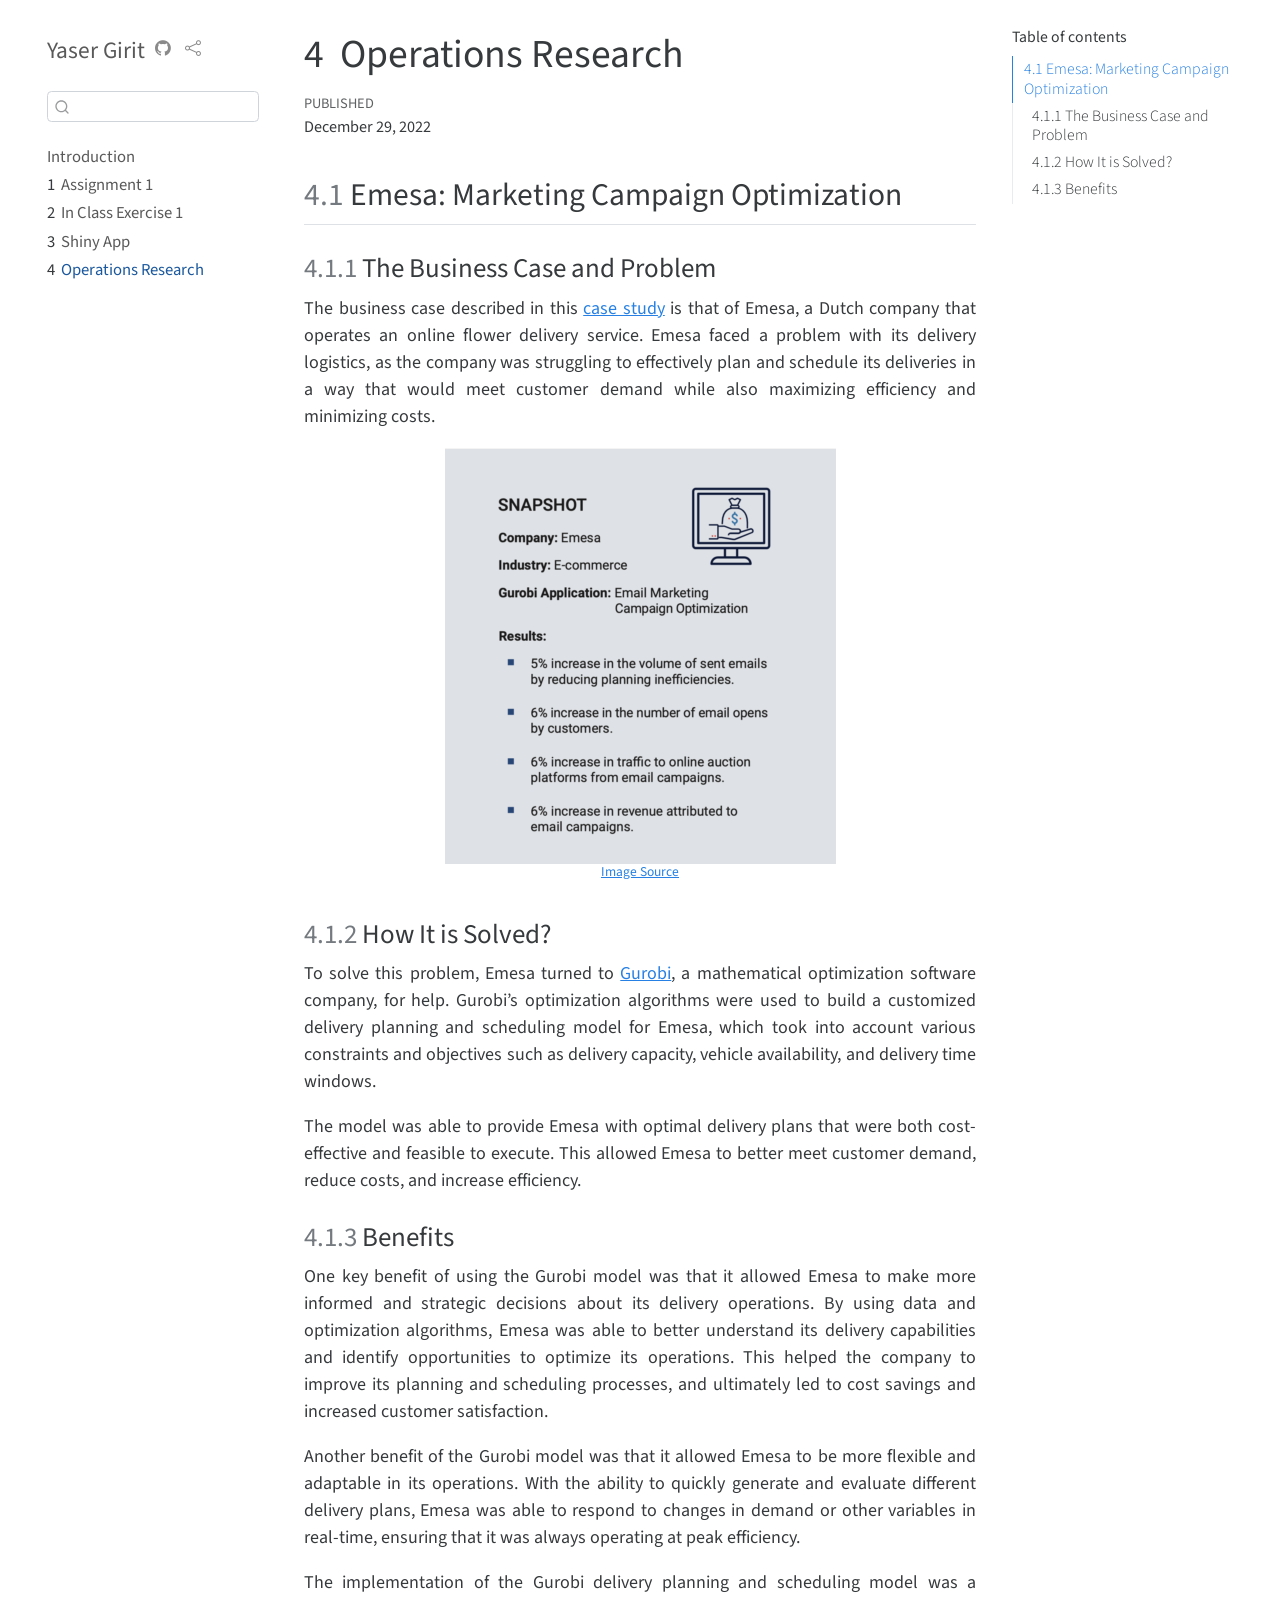
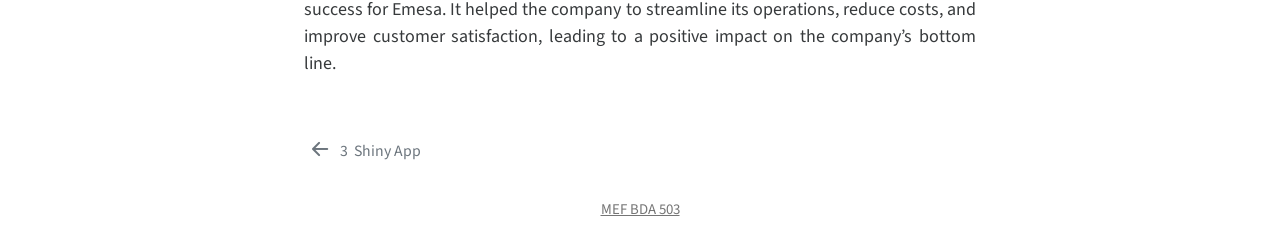
<file: docs/operationsResearch.html>
<!DOCTYPE html>
<html xmlns="http://www.w3.org/1999/xhtml" lang="en" xml:lang="en"><head>

<meta charset="utf-8">
<meta name="generator" content="quarto-1.1.251">

<meta name="viewport" content="width=device-width, initial-scale=1.0, user-scalable=yes">

<meta name="dcterms.date" content="2022-12-29">

<title>Yaser Girit - 4&nbsp; Operations Research</title>
<style>
code{white-space: pre-wrap;}
span.smallcaps{font-variant: small-caps;}
div.columns{display: flex; gap: min(4vw, 1.5em);}
div.column{flex: auto; overflow-x: auto;}
div.hanging-indent{margin-left: 1.5em; text-indent: -1.5em;}
ul.task-list{list-style: none;}
ul.task-list li input[type="checkbox"] {
  width: 0.8em;
  margin: 0 0.8em 0.2em -1.6em;
  vertical-align: middle;
}
</style>


<script src="site_libs/quarto-nav/quarto-nav.js"></script>
<script src="site_libs/quarto-nav/headroom.min.js"></script>
<script src="site_libs/clipboard/clipboard.min.js"></script>
<script src="site_libs/quarto-search/autocomplete.umd.js"></script>
<script src="site_libs/quarto-search/fuse.min.js"></script>
<script src="site_libs/quarto-search/quarto-search.js"></script>
<meta name="quarto:offset" content="./">
<link href="./shinyapp.html" rel="prev">
<script src="site_libs/quarto-html/quarto.js"></script>
<script src="site_libs/quarto-html/popper.min.js"></script>
<script src="site_libs/quarto-html/tippy.umd.min.js"></script>
<script src="site_libs/quarto-html/anchor.min.js"></script>
<link href="site_libs/quarto-html/tippy.css" rel="stylesheet">
<link href="site_libs/quarto-html/quarto-syntax-highlighting-dark.css" rel="stylesheet" id="quarto-text-highlighting-styles">
<script src="site_libs/bootstrap/bootstrap.min.js"></script>
<link href="site_libs/bootstrap/bootstrap-icons.css" rel="stylesheet">
<link href="site_libs/bootstrap/bootstrap.min.css" rel="stylesheet" id="quarto-bootstrap" data-mode="dark">
<script id="quarto-search-options" type="application/json">{
  "location": "sidebar",
  "copy-button": false,
  "collapse-after": 3,
  "panel-placement": "start",
  "type": "textbox",
  "limit": 20,
  "language": {
    "search-no-results-text": "No results",
    "search-matching-documents-text": "matching documents",
    "search-copy-link-title": "Copy link to search",
    "search-hide-matches-text": "Hide additional matches",
    "search-more-match-text": "more match in this document",
    "search-more-matches-text": "more matches in this document",
    "search-clear-button-title": "Clear",
    "search-detached-cancel-button-title": "Cancel",
    "search-submit-button-title": "Submit"
  }
}</script>


</head>

<body class="nav-sidebar floating">

<div id="quarto-search-results"></div>
  <header id="quarto-header" class="headroom fixed-top">
  <nav class="quarto-secondary-nav" data-bs-toggle="collapse" data-bs-target="#quarto-sidebar" aria-controls="quarto-sidebar" aria-expanded="false" aria-label="Toggle sidebar navigation" onclick="if (window.quartoToggleHeadroom) { window.quartoToggleHeadroom(); }">
    <div class="container-fluid d-flex justify-content-between">
      <h1 class="quarto-secondary-nav-title"><span class="chapter-number">4</span>&nbsp; <span class="chapter-title">Operations Research</span></h1>
      <button type="button" class="quarto-btn-toggle btn" aria-label="Show secondary navigation">
        <i class="bi bi-chevron-right"></i>
      </button>
    </div>
  </nav>
</header>
<!-- content -->
<div id="quarto-content" class="quarto-container page-columns page-rows-contents page-layout-article">
<!-- sidebar -->
  <nav id="quarto-sidebar" class="sidebar collapse sidebar-navigation floating overflow-auto">
    <div class="pt-lg-2 mt-2 text-left sidebar-header">
    <div class="sidebar-title mb-0 py-0">
      <a href="./">Yaser Girit</a> 
        <div class="sidebar-tools-main">
    <a href="https://github.com/pjournal/mef06-yasergirit" title="Source Code" class="sidebar-tool px-1"><i class="bi bi-github"></i></a>
    <a href="" title="Share" id="sidebar-tool-dropdown-0" class="sidebar-tool dropdown-toggle px-1" data-bs-toggle="dropdown" aria-expanded="false"><i class="bi bi-share"></i></a>
    <ul class="dropdown-menu" aria-labelledby="sidebar-tool-dropdown-0">
        <li>
          <a class="dropdown-item sidebar-tools-main-item" href="https://twitter.com/intent/tweet?url=|url|">
            <i class="bi bi-bi-twitter pe-1"></i>
          Twitter
          </a>
        </li>
        <li>
          <a class="dropdown-item sidebar-tools-main-item" href="https://www.facebook.com/sharer/sharer.php?u=|url|">
            <i class="bi bi-bi-facebook pe-1"></i>
          Facebook
          </a>
        </li>
    </ul>
</div>
    </div>
      </div>
      <div class="mt-2 flex-shrink-0 align-items-center">
        <div class="sidebar-search">
        <div id="quarto-search" class="" title="Search"></div>
        </div>
      </div>
    <div class="sidebar-menu-container"> 
    <ul class="list-unstyled mt-1">
        <li class="sidebar-item">
  <div class="sidebar-item-container"> 
  <a href="./index.html" class="sidebar-item-text sidebar-link">Introduction</a>
  </div>
</li>
        <li class="sidebar-item">
  <div class="sidebar-item-container"> 
  <a href="./assignment1.html" class="sidebar-item-text sidebar-link"><span class="chapter-number">1</span>&nbsp; <span class="chapter-title">Assignment 1</span></a>
  </div>
</li>
        <li class="sidebar-item">
  <div class="sidebar-item-container"> 
  <a href="./inclass1.html" class="sidebar-item-text sidebar-link"><span class="chapter-number">2</span>&nbsp; <span class="chapter-title">In Class Exercise 1</span></a>
  </div>
</li>
        <li class="sidebar-item">
  <div class="sidebar-item-container"> 
  <a href="./shinyapp.html" class="sidebar-item-text sidebar-link"><span class="chapter-number">3</span>&nbsp; <span class="chapter-title">Shiny App</span></a>
  </div>
</li>
        <li class="sidebar-item">
  <div class="sidebar-item-container"> 
  <a href="./operationsResearch.html" class="sidebar-item-text sidebar-link active"><span class="chapter-number">4</span>&nbsp; <span class="chapter-title">Operations Research</span></a>
  </div>
</li>
    </ul>
    </div>
</nav>
<!-- margin-sidebar -->
    <div id="quarto-margin-sidebar" class="sidebar margin-sidebar">
        <nav id="TOC" role="doc-toc" class="toc-active">
    <h2 id="toc-title">Table of contents</h2>
   
  <ul>
  <li><a href="#emesa-marketing-campaign-optimization" id="toc-emesa-marketing-campaign-optimization" class="nav-link active" data-scroll-target="#emesa-marketing-campaign-optimization"><span class="toc-section-number">4.1</span>  Emesa: Marketing Campaign Optimization</a>
  <ul class="collapse">
  <li><a href="#the-business-case-and-problem" id="toc-the-business-case-and-problem" class="nav-link" data-scroll-target="#the-business-case-and-problem"><span class="toc-section-number">4.1.1</span>  The Business Case and Problem</a></li>
  <li><a href="#how-it-is-solved" id="toc-how-it-is-solved" class="nav-link" data-scroll-target="#how-it-is-solved"><span class="toc-section-number">4.1.2</span>  How It is Solved?</a></li>
  <li><a href="#benefits" id="toc-benefits" class="nav-link" data-scroll-target="#benefits"><span class="toc-section-number">4.1.3</span>  Benefits</a></li>
  </ul></li>
  </ul>
</nav>
    </div>
<!-- main -->
<main class="content" id="quarto-document-content">

<header id="title-block-header" class="quarto-title-block default">
<div class="quarto-title">
<h1 class="title d-none d-lg-block"><span class="chapter-number">4</span>&nbsp; <span class="chapter-title">Operations Research</span></h1>
</div>



<div class="quarto-title-meta">

    
    <div>
    <div class="quarto-title-meta-heading">Published</div>
    <div class="quarto-title-meta-contents">
      <p class="date">December 29, 2022</p>
    </div>
  </div>
    
  </div>
  

</header>

<section id="emesa-marketing-campaign-optimization" class="level2" data-number="4.1">
<h2 data-number="4.1" class="anchored" data-anchor-id="emesa-marketing-campaign-optimization"><span class="header-section-number">4.1</span> Emesa: Marketing Campaign Optimization</h2>
<section id="the-business-case-and-problem" class="level3" data-number="4.1.1">
<h3 data-number="4.1.1" class="anchored" data-anchor-id="the-business-case-and-problem"><span class="header-section-number">4.1.1</span> The Business Case and Problem</h3>
<div style="text-align: justify">

<p>The business case described in this <a href="https://www.gurobi.com/case_studies/emesa-marketing-campaign-optimization/">case study</a> is that of Emesa, a Dutch company that operates an online flower delivery service. Emesa faced a problem with its delivery logistics, as the company was struggling to effectively plan and schedule its deliveries in a way that would meet customer demand while also maximizing efficiency and minimizing costs.</p>
<center>
<img src="docs/operations_research.png#center" title="Snapshot" class="img-fluid">
<p>
<sup> <a href="https://www.gurobi.com/case_studies/emesa-marketing-campaign-optimization/">Image Source</a></sup>
</p></center>
</div>
</section>
<section id="how-it-is-solved" class="level3" data-number="4.1.2">
<h3 data-number="4.1.2" class="anchored" data-anchor-id="how-it-is-solved"><span class="header-section-number">4.1.2</span> How It is Solved?</h3>
<div style="text-align: justify">
<p>To solve this problem, Emesa turned to <a href="https://www.gurobi.com/">Gurobi</a>, a mathematical optimization software company, for help. Gurobi’s optimization algorithms were used to build a customized delivery planning and scheduling model for Emesa, which took into account various constraints and objectives such as delivery capacity, vehicle availability, and delivery time windows.</p>
<p>The model was able to provide Emesa with optimal delivery plans that were both cost-effective and feasible to execute. This allowed Emesa to better meet customer demand, reduce costs, and increase efficiency.</p>
</div>
</section>
<section id="benefits" class="level3" data-number="4.1.3">
<h3 data-number="4.1.3" class="anchored" data-anchor-id="benefits"><span class="header-section-number">4.1.3</span> Benefits</h3>
<div style="text-align: justify">
<p>One key benefit of using the Gurobi model was that it allowed Emesa to make more informed and strategic decisions about its delivery operations. By using data and optimization algorithms, Emesa was able to better understand its delivery capabilities and identify opportunities to optimize its operations. This helped the company to improve its planning and scheduling processes, and ultimately led to cost savings and increased customer satisfaction.</p>
<p>Another benefit of the Gurobi model was that it allowed Emesa to be more flexible and adaptable in its operations. With the ability to quickly generate and evaluate different delivery plans, Emesa was able to respond to changes in demand or other variables in real-time, ensuring that it was always operating at peak efficiency.</p>
<p>The implementation of the Gurobi delivery planning and scheduling model was a success for Emesa. It helped the company to streamline its operations, reduce costs, and improve customer satisfaction, leading to a positive impact on the company’s bottom line.</p>
</div>


</section>
</section>

</main> <!-- /main -->
<script id="quarto-html-after-body" type="application/javascript">
window.document.addEventListener("DOMContentLoaded", function (event) {
  const toggleBodyColorMode = (bsSheetEl) => {
    const mode = bsSheetEl.getAttribute("data-mode");
    const bodyEl = window.document.querySelector("body");
    if (mode === "dark") {
      bodyEl.classList.add("quarto-dark");
      bodyEl.classList.remove("quarto-light");
    } else {
      bodyEl.classList.add("quarto-light");
      bodyEl.classList.remove("quarto-dark");
    }
  }
  const toggleBodyColorPrimary = () => {
    const bsSheetEl = window.document.querySelector("link#quarto-bootstrap");
    if (bsSheetEl) {
      toggleBodyColorMode(bsSheetEl);
    }
  }
  toggleBodyColorPrimary();  
  const icon = "";
  const anchorJS = new window.AnchorJS();
  anchorJS.options = {
    placement: 'right',
    icon: icon
  };
  anchorJS.add('.anchored');
  const clipboard = new window.ClipboardJS('.code-copy-button', {
    target: function(trigger) {
      return trigger.previousElementSibling;
    }
  });
  clipboard.on('success', function(e) {
    // button target
    const button = e.trigger;
    // don't keep focus
    button.blur();
    // flash "checked"
    button.classList.add('code-copy-button-checked');
    var currentTitle = button.getAttribute("title");
    button.setAttribute("title", "Copied!");
    setTimeout(function() {
      button.setAttribute("title", currentTitle);
      button.classList.remove('code-copy-button-checked');
    }, 1000);
    // clear code selection
    e.clearSelection();
  });
  function tippyHover(el, contentFn) {
    const config = {
      allowHTML: true,
      content: contentFn,
      maxWidth: 500,
      delay: 100,
      arrow: false,
      appendTo: function(el) {
          return el.parentElement;
      },
      interactive: true,
      interactiveBorder: 10,
      theme: 'quarto',
      placement: 'bottom-start'
    };
    window.tippy(el, config); 
  }
  const noterefs = window.document.querySelectorAll('a[role="doc-noteref"]');
  for (var i=0; i<noterefs.length; i++) {
    const ref = noterefs[i];
    tippyHover(ref, function() {
      // use id or data attribute instead here
      let href = ref.getAttribute('data-footnote-href') || ref.getAttribute('href');
      try { href = new URL(href).hash; } catch {}
      const id = href.replace(/^#\/?/, "");
      const note = window.document.getElementById(id);
      return note.innerHTML;
    });
  }
  var bibliorefs = window.document.querySelectorAll('a[role="doc-biblioref"]');
  for (var i=0; i<bibliorefs.length; i++) {
    const ref = bibliorefs[i];
    const cites = ref.parentNode.getAttribute('data-cites').split(' ');
    tippyHover(ref, function() {
      var popup = window.document.createElement('div');
      cites.forEach(function(cite) {
        var citeDiv = window.document.createElement('div');
        citeDiv.classList.add('hanging-indent');
        citeDiv.classList.add('csl-entry');
        var biblioDiv = window.document.getElementById('ref-' + cite);
        if (biblioDiv) {
          citeDiv.innerHTML = biblioDiv.innerHTML;
        }
        popup.appendChild(citeDiv);
      });
      return popup.innerHTML;
    });
  }
});
</script>
<nav class="page-navigation">
  <div class="nav-page nav-page-previous">
      <a href="./shinyapp.html" class="pagination-link">
        <i class="bi bi-arrow-left-short"></i> <span class="nav-page-text"><span class="chapter-number">3</span>&nbsp; <span class="chapter-title">Shiny App</span></span>
      </a>          
  </div>
  <div class="nav-page nav-page-next">
  </div>
</nav>
</div> <!-- /content -->
<footer class="footer">
  <div class="nav-footer">
      <div class="nav-footer-center"><a href="https://mef-bda503.github.io">MEF BDA 503</a></div>
  </div>
</footer>



</body></html>
</file>
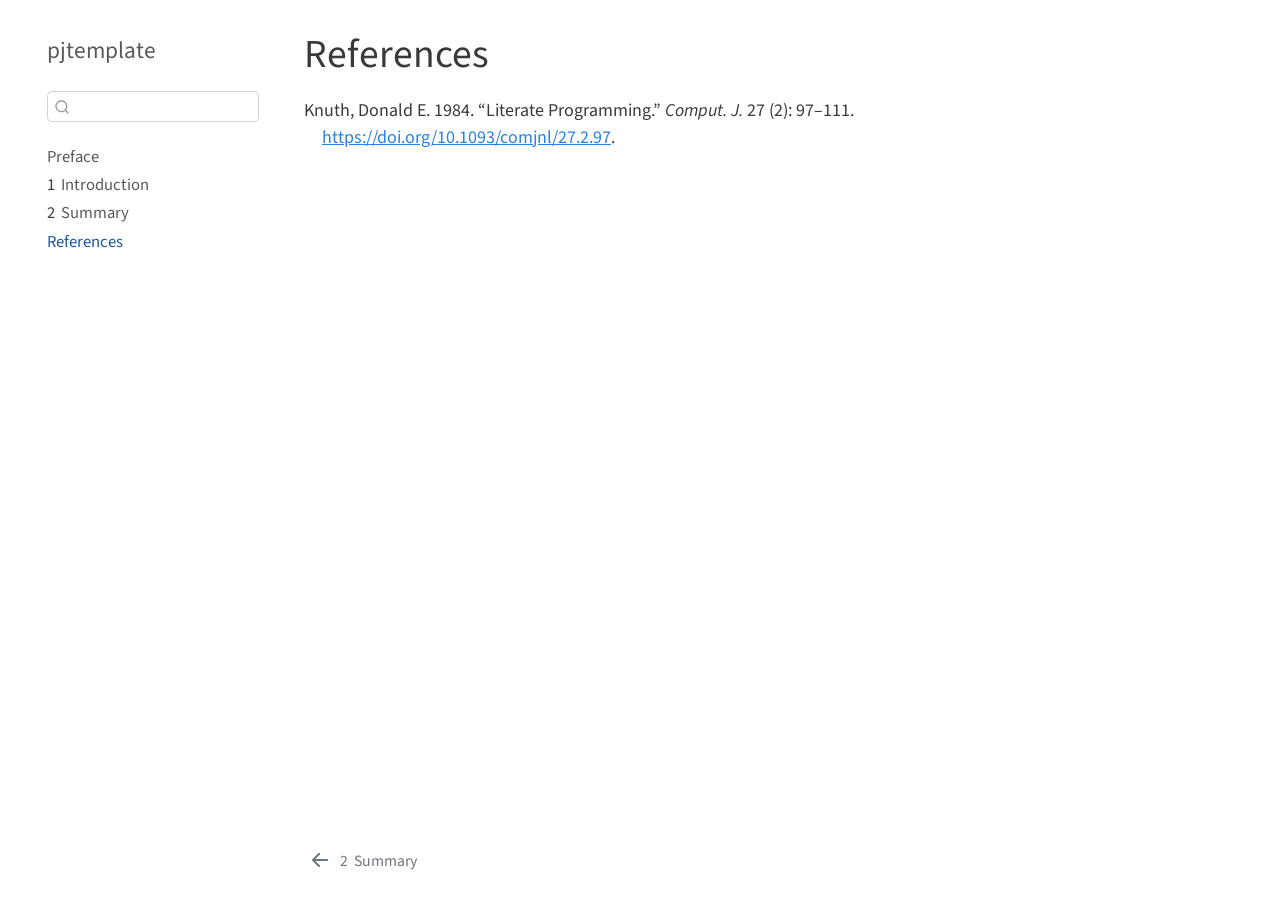
<file: docs/references.html>
<!DOCTYPE html>
<html xmlns="http://www.w3.org/1999/xhtml" lang="en" xml:lang="en"><head>

<meta charset="utf-8">
<meta name="generator" content="quarto-1.0.38">

<meta name="viewport" content="width=device-width, initial-scale=1.0, user-scalable=yes">


<title>pjtemplate - References</title>
<style>
code{white-space: pre-wrap;}
span.smallcaps{font-variant: small-caps;}
span.underline{text-decoration: underline;}
div.column{display: inline-block; vertical-align: top; width: 50%;}
div.hanging-indent{margin-left: 1.5em; text-indent: -1.5em;}
ul.task-list{list-style: none;}
div.csl-bib-body { }
div.csl-entry {
  clear: both;
}
.hanging div.csl-entry {
  margin-left:2em;
  text-indent:-2em;
}
div.csl-left-margin {
  min-width:2em;
  float:left;
}
div.csl-right-inline {
  margin-left:2em;
  padding-left:1em;
}
div.csl-indent {
  margin-left: 2em;
}
</style>


<script src="site_libs/quarto-nav/quarto-nav.js"></script>
<script src="site_libs/quarto-nav/headroom.min.js"></script>
<script src="site_libs/clipboard/clipboard.min.js"></script>
<script src="site_libs/quarto-search/autocomplete.umd.js"></script>
<script src="site_libs/quarto-search/fuse.min.js"></script>
<script src="site_libs/quarto-search/quarto-search.js"></script>
<meta name="quarto:offset" content="./">
<link href="./summary.html" rel="prev">
<script src="site_libs/quarto-html/quarto.js"></script>
<script src="site_libs/quarto-html/popper.min.js"></script>
<script src="site_libs/quarto-html/tippy.umd.min.js"></script>
<script src="site_libs/quarto-html/anchor.min.js"></script>
<link href="site_libs/quarto-html/tippy.css" rel="stylesheet">
<link href="site_libs/quarto-html/quarto-syntax-highlighting.css" rel="stylesheet" id="quarto-text-highlighting-styles">
<script src="site_libs/bootstrap/bootstrap.min.js"></script>
<link href="site_libs/bootstrap/bootstrap-icons.css" rel="stylesheet">
<link href="site_libs/bootstrap/bootstrap.min.css" rel="stylesheet" id="quarto-bootstrap" data-mode="light">
<script id="quarto-search-options" type="application/json">{
  "location": "sidebar",
  "copy-button": false,
  "collapse-after": 3,
  "panel-placement": "start",
  "type": "textbox",
  "limit": 20,
  "language": {
    "search-no-results-text": "No results",
    "search-matching-documents-text": "matching documents",
    "search-copy-link-title": "Copy link to search",
    "search-hide-matches-text": "Hide additional matches",
    "search-more-match-text": "more match in this document",
    "search-more-matches-text": "more matches in this document",
    "search-clear-button-title": "Clear",
    "search-detached-cancel-button-title": "Cancel",
    "search-submit-button-title": "Submit"
  }
}</script>


</head>

<body class="nav-sidebar floating">

<div id="quarto-search-results"></div>
  <header id="quarto-header" class="headroom fixed-top">
  <nav class="quarto-secondary-nav" data-bs-toggle="collapse" data-bs-target="#quarto-sidebar" aria-controls="quarto-sidebar" aria-expanded="false" aria-label="Toggle sidebar navigation" onclick="if (window.quartoToggleHeadroom) { window.quartoToggleHeadroom(); }">
    <div class="container-fluid d-flex justify-content-between">
      <h1 class="quarto-secondary-nav-title">References</h1>
      <button type="button" class="quarto-btn-toggle btn" aria-label="Show secondary navigation">
        <i class="bi bi-chevron-right"></i>
      </button>
    </div>
  </nav>
</header>
<!-- content -->
<div id="quarto-content" class="quarto-container page-columns page-rows-contents page-layout-article">
<!-- sidebar -->
  <nav id="quarto-sidebar" class="sidebar collapse sidebar-navigation floating overflow-auto">
    <div class="pt-lg-2 mt-2 text-left sidebar-header">
    <div class="sidebar-title mb-0 py-0">
      <a href="./">pjtemplate</a> 
    </div>
      </div>
      <div class="mt-2 flex-shrink-0 align-items-center">
        <div class="sidebar-search">
        <div id="quarto-search" class="" title="Search"></div>
        </div>
      </div>
    <div class="sidebar-menu-container"> 
    <ul class="list-unstyled mt-1">
        <li class="sidebar-item">
  <div class="sidebar-item-container"> 
  <a href="./index.html" class="sidebar-item-text sidebar-link">Preface</a>
  </div>
</li>
        <li class="sidebar-item">
  <div class="sidebar-item-container"> 
  <a href="./intro.html" class="sidebar-item-text sidebar-link"><span class="chapter-number">1</span>&nbsp; <span class="chapter-title">Introduction</span></a>
  </div>
</li>
        <li class="sidebar-item">
  <div class="sidebar-item-container"> 
  <a href="./summary.html" class="sidebar-item-text sidebar-link"><span class="chapter-number">2</span>&nbsp; <span class="chapter-title">Summary</span></a>
  </div>
</li>
        <li class="sidebar-item">
  <div class="sidebar-item-container"> 
  <a href="./references.html" class="sidebar-item-text sidebar-link active">References</a>
  </div>
</li>
    </ul>
    </div>
</nav>
<!-- margin-sidebar -->
    <div id="quarto-margin-sidebar" class="sidebar margin-sidebar">
        
    </div>
<!-- main -->
<main class="content" id="quarto-document-content">

<header id="title-block-header" class="quarto-title-block default">
<div class="quarto-title">
<h1 class="title d-none d-lg-block">References</h1>
</div>



<div class="quarto-title-meta">

    
    
  </div>
  

</header>

<div id="refs" class="references csl-bib-body hanging-indent" role="doc-bibliography">
<div id="ref-knuth84" class="csl-entry" role="doc-biblioentry">
Knuth, Donald E. 1984. <span>“Literate Programming.”</span> <em>Comput.
J.</em> 27 (2): 97–111. <a href="https://doi.org/10.1093/comjnl/27.2.97">https://doi.org/10.1093/comjnl/27.2.97</a>.
</div>
</div>



</main> <!-- /main -->
<script id="quarto-html-after-body" type="application/javascript">
window.document.addEventListener("DOMContentLoaded", function (event) {
  const toggleBodyColorMode = (bsSheetEl) => {
    const mode = bsSheetEl.getAttribute("data-mode");
    const bodyEl = window.document.querySelector("body");
    if (mode === "dark") {
      bodyEl.classList.add("quarto-dark");
      bodyEl.classList.remove("quarto-light");
    } else {
      bodyEl.classList.add("quarto-light");
      bodyEl.classList.remove("quarto-dark");
    }
  }
  const toggleBodyColorPrimary = () => {
    const bsSheetEl = window.document.querySelector("link#quarto-bootstrap");
    if (bsSheetEl) {
      toggleBodyColorMode(bsSheetEl);
    }
  }
  toggleBodyColorPrimary();  
  const icon = "";
  const anchorJS = new window.AnchorJS();
  anchorJS.options = {
    placement: 'right',
    icon: icon
  };
  anchorJS.add('.anchored');
  const clipboard = new window.ClipboardJS('.code-copy-button', {
    target: function(trigger) {
      return trigger.previousElementSibling;
    }
  });
  clipboard.on('success', function(e) {
    // button target
    const button = e.trigger;
    // don't keep focus
    button.blur();
    // flash "checked"
    button.classList.add('code-copy-button-checked');
    var currentTitle = button.getAttribute("title");
    button.setAttribute("title", "Copied!");
    setTimeout(function() {
      button.setAttribute("title", currentTitle);
      button.classList.remove('code-copy-button-checked');
    }, 1000);
    // clear code selection
    e.clearSelection();
  });
  function tippyHover(el, contentFn) {
    const config = {
      allowHTML: true,
      content: contentFn,
      maxWidth: 500,
      delay: 100,
      arrow: false,
      appendTo: function(el) {
          return el.parentElement;
      },
      interactive: true,
      interactiveBorder: 10,
      theme: 'quarto',
      placement: 'bottom-start'
    };
    window.tippy(el, config); 
  }
  const noterefs = window.document.querySelectorAll('a[role="doc-noteref"]');
  for (var i=0; i<noterefs.length; i++) {
    const ref = noterefs[i];
    tippyHover(ref, function() {
      let href = ref.getAttribute('href');
      try { href = new URL(href).hash; } catch {}
      const id = href.replace(/^#\/?/, "");
      const note = window.document.getElementById(id);
      return note.innerHTML;
    });
  }
  var bibliorefs = window.document.querySelectorAll('a[role="doc-biblioref"]');
  for (var i=0; i<bibliorefs.length; i++) {
    const ref = bibliorefs[i];
    const cites = ref.parentNode.getAttribute('data-cites').split(' ');
    tippyHover(ref, function() {
      var popup = window.document.createElement('div');
      cites.forEach(function(cite) {
        var citeDiv = window.document.createElement('div');
        citeDiv.classList.add('hanging-indent');
        citeDiv.classList.add('csl-entry');
        var biblioDiv = window.document.getElementById('ref-' + cite);
        if (biblioDiv) {
          citeDiv.innerHTML = biblioDiv.innerHTML;
        }
        popup.appendChild(citeDiv);
      });
      return popup.innerHTML;
    });
  }
});
</script>
<nav class="page-navigation">
  <div class="nav-page nav-page-previous">
      <a href="./summary.html" class="pagination-link">
        <i class="bi bi-arrow-left-short"></i> <span class="nav-page-text"><span class="chapter-number">2</span>&nbsp; <span class="chapter-title">Summary</span></span>
      </a>          
  </div>
  <div class="nav-page nav-page-next">
  </div>
</nav>
</div> <!-- /content -->



</body></html>
</file>
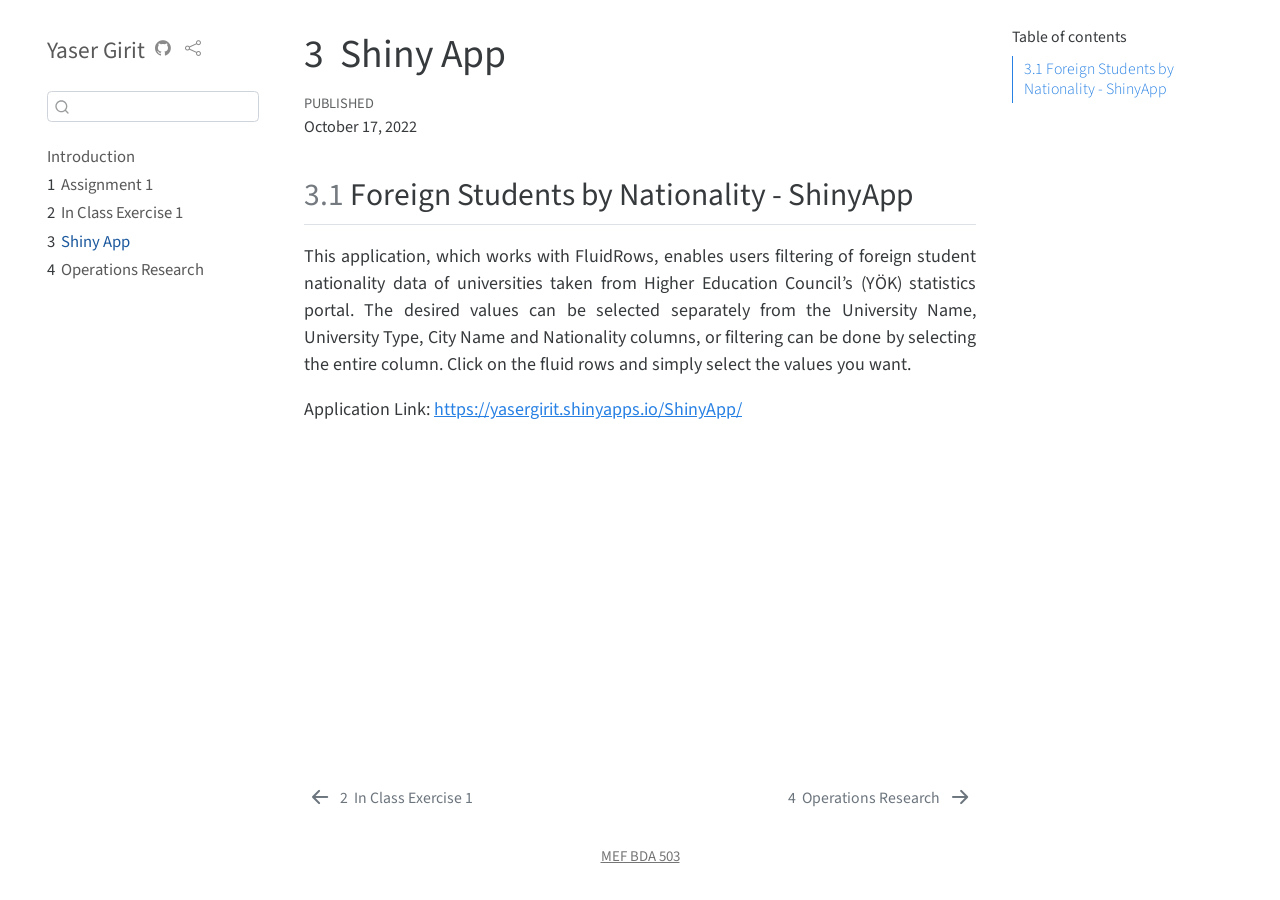
<file: docs/shinyapp.html>
<!DOCTYPE html>
<html xmlns="http://www.w3.org/1999/xhtml" lang="en" xml:lang="en"><head>

<meta charset="utf-8">
<meta name="generator" content="quarto-1.1.251">

<meta name="viewport" content="width=device-width, initial-scale=1.0, user-scalable=yes">

<meta name="dcterms.date" content="2022-10-17">

<title>Yaser Girit - 3&nbsp; Shiny App</title>
<style>
code{white-space: pre-wrap;}
span.smallcaps{font-variant: small-caps;}
div.columns{display: flex; gap: min(4vw, 1.5em);}
div.column{flex: auto; overflow-x: auto;}
div.hanging-indent{margin-left: 1.5em; text-indent: -1.5em;}
ul.task-list{list-style: none;}
ul.task-list li input[type="checkbox"] {
  width: 0.8em;
  margin: 0 0.8em 0.2em -1.6em;
  vertical-align: middle;
}
</style>


<script src="site_libs/quarto-nav/quarto-nav.js"></script>
<script src="site_libs/quarto-nav/headroom.min.js"></script>
<script src="site_libs/clipboard/clipboard.min.js"></script>
<script src="site_libs/quarto-search/autocomplete.umd.js"></script>
<script src="site_libs/quarto-search/fuse.min.js"></script>
<script src="site_libs/quarto-search/quarto-search.js"></script>
<meta name="quarto:offset" content="./">
<link href="./operationsResearch.html" rel="next">
<link href="./inclass1.html" rel="prev">
<script src="site_libs/quarto-html/quarto.js"></script>
<script src="site_libs/quarto-html/popper.min.js"></script>
<script src="site_libs/quarto-html/tippy.umd.min.js"></script>
<script src="site_libs/quarto-html/anchor.min.js"></script>
<link href="site_libs/quarto-html/tippy.css" rel="stylesheet">
<link href="site_libs/quarto-html/quarto-syntax-highlighting-dark.css" rel="stylesheet" id="quarto-text-highlighting-styles">
<script src="site_libs/bootstrap/bootstrap.min.js"></script>
<link href="site_libs/bootstrap/bootstrap-icons.css" rel="stylesheet">
<link href="site_libs/bootstrap/bootstrap.min.css" rel="stylesheet" id="quarto-bootstrap" data-mode="dark">
<script id="quarto-search-options" type="application/json">{
  "location": "sidebar",
  "copy-button": false,
  "collapse-after": 3,
  "panel-placement": "start",
  "type": "textbox",
  "limit": 20,
  "language": {
    "search-no-results-text": "No results",
    "search-matching-documents-text": "matching documents",
    "search-copy-link-title": "Copy link to search",
    "search-hide-matches-text": "Hide additional matches",
    "search-more-match-text": "more match in this document",
    "search-more-matches-text": "more matches in this document",
    "search-clear-button-title": "Clear",
    "search-detached-cancel-button-title": "Cancel",
    "search-submit-button-title": "Submit"
  }
}</script>


</head>

<body class="nav-sidebar floating">

<div id="quarto-search-results"></div>
  <header id="quarto-header" class="headroom fixed-top">
  <nav class="quarto-secondary-nav" data-bs-toggle="collapse" data-bs-target="#quarto-sidebar" aria-controls="quarto-sidebar" aria-expanded="false" aria-label="Toggle sidebar navigation" onclick="if (window.quartoToggleHeadroom) { window.quartoToggleHeadroom(); }">
    <div class="container-fluid d-flex justify-content-between">
      <h1 class="quarto-secondary-nav-title"><span class="chapter-number">3</span>&nbsp; <span class="chapter-title">Shiny App</span></h1>
      <button type="button" class="quarto-btn-toggle btn" aria-label="Show secondary navigation">
        <i class="bi bi-chevron-right"></i>
      </button>
    </div>
  </nav>
</header>
<!-- content -->
<div id="quarto-content" class="quarto-container page-columns page-rows-contents page-layout-article">
<!-- sidebar -->
  <nav id="quarto-sidebar" class="sidebar collapse sidebar-navigation floating overflow-auto">
    <div class="pt-lg-2 mt-2 text-left sidebar-header">
    <div class="sidebar-title mb-0 py-0">
      <a href="./">Yaser Girit</a> 
        <div class="sidebar-tools-main">
    <a href="https://github.com/pjournal/mef06-yasergirit" title="Source Code" class="sidebar-tool px-1"><i class="bi bi-github"></i></a>
    <a href="" title="Share" id="sidebar-tool-dropdown-0" class="sidebar-tool dropdown-toggle px-1" data-bs-toggle="dropdown" aria-expanded="false"><i class="bi bi-share"></i></a>
    <ul class="dropdown-menu" aria-labelledby="sidebar-tool-dropdown-0">
        <li>
          <a class="dropdown-item sidebar-tools-main-item" href="https://twitter.com/intent/tweet?url=|url|">
            <i class="bi bi-bi-twitter pe-1"></i>
          Twitter
          </a>
        </li>
        <li>
          <a class="dropdown-item sidebar-tools-main-item" href="https://www.facebook.com/sharer/sharer.php?u=|url|">
            <i class="bi bi-bi-facebook pe-1"></i>
          Facebook
          </a>
        </li>
    </ul>
</div>
    </div>
      </div>
      <div class="mt-2 flex-shrink-0 align-items-center">
        <div class="sidebar-search">
        <div id="quarto-search" class="" title="Search"></div>
        </div>
      </div>
    <div class="sidebar-menu-container"> 
    <ul class="list-unstyled mt-1">
        <li class="sidebar-item">
  <div class="sidebar-item-container"> 
  <a href="./index.html" class="sidebar-item-text sidebar-link">Introduction</a>
  </div>
</li>
        <li class="sidebar-item">
  <div class="sidebar-item-container"> 
  <a href="./assignment1.html" class="sidebar-item-text sidebar-link"><span class="chapter-number">1</span>&nbsp; <span class="chapter-title">Assignment 1</span></a>
  </div>
</li>
        <li class="sidebar-item">
  <div class="sidebar-item-container"> 
  <a href="./inclass1.html" class="sidebar-item-text sidebar-link"><span class="chapter-number">2</span>&nbsp; <span class="chapter-title">In Class Exercise 1</span></a>
  </div>
</li>
        <li class="sidebar-item">
  <div class="sidebar-item-container"> 
  <a href="./shinyapp.html" class="sidebar-item-text sidebar-link active"><span class="chapter-number">3</span>&nbsp; <span class="chapter-title">Shiny App</span></a>
  </div>
</li>
        <li class="sidebar-item">
  <div class="sidebar-item-container"> 
  <a href="./operationsResearch.html" class="sidebar-item-text sidebar-link"><span class="chapter-number">4</span>&nbsp; <span class="chapter-title">Operations Research</span></a>
  </div>
</li>
    </ul>
    </div>
</nav>
<!-- margin-sidebar -->
    <div id="quarto-margin-sidebar" class="sidebar margin-sidebar">
        <nav id="TOC" role="doc-toc" class="toc-active">
    <h2 id="toc-title">Table of contents</h2>
   
  <ul>
  <li><a href="#foreign-students-by-nationality---shinyapp" id="toc-foreign-students-by-nationality---shinyapp" class="nav-link active" data-scroll-target="#foreign-students-by-nationality---shinyapp"><span class="toc-section-number">3.1</span>  Foreign Students by Nationality - ShinyApp</a></li>
  </ul>
</nav>
    </div>
<!-- main -->
<main class="content" id="quarto-document-content">

<header id="title-block-header" class="quarto-title-block default">
<div class="quarto-title">
<h1 class="title d-none d-lg-block"><span class="chapter-number">3</span>&nbsp; <span class="chapter-title">Shiny App</span></h1>
</div>



<div class="quarto-title-meta">

    
    <div>
    <div class="quarto-title-meta-heading">Published</div>
    <div class="quarto-title-meta-contents">
      <p class="date">October 17, 2022</p>
    </div>
  </div>
    
  </div>
  

</header>

<section id="foreign-students-by-nationality---shinyapp" class="level2" data-number="3.1">
<h2 data-number="3.1" class="anchored" data-anchor-id="foreign-students-by-nationality---shinyapp"><span class="header-section-number">3.1</span> Foreign Students by Nationality - ShinyApp</h2>
<div style="text-align: justify">
<p>This application, which works with FluidRows, enables users filtering of foreign student nationality data of universities taken from Higher Education Council’s (YÖK) statistics portal. The desired values can be selected separately from the University Name, University Type, City Name and Nationality columns, or filtering can be done by selecting the entire column. Click on the fluid rows and simply select the values you want.</p>
</div>
<p>Application Link: <a href="http://yasergirit.shinyapps.io/ShinyApp">https://yasergirit.shinyapps.io/ShinyApp/</a></p>


</section>

</main> <!-- /main -->
<script id="quarto-html-after-body" type="application/javascript">
window.document.addEventListener("DOMContentLoaded", function (event) {
  const toggleBodyColorMode = (bsSheetEl) => {
    const mode = bsSheetEl.getAttribute("data-mode");
    const bodyEl = window.document.querySelector("body");
    if (mode === "dark") {
      bodyEl.classList.add("quarto-dark");
      bodyEl.classList.remove("quarto-light");
    } else {
      bodyEl.classList.add("quarto-light");
      bodyEl.classList.remove("quarto-dark");
    }
  }
  const toggleBodyColorPrimary = () => {
    const bsSheetEl = window.document.querySelector("link#quarto-bootstrap");
    if (bsSheetEl) {
      toggleBodyColorMode(bsSheetEl);
    }
  }
  toggleBodyColorPrimary();  
  const icon = "";
  const anchorJS = new window.AnchorJS();
  anchorJS.options = {
    placement: 'right',
    icon: icon
  };
  anchorJS.add('.anchored');
  const clipboard = new window.ClipboardJS('.code-copy-button', {
    target: function(trigger) {
      return trigger.previousElementSibling;
    }
  });
  clipboard.on('success', function(e) {
    // button target
    const button = e.trigger;
    // don't keep focus
    button.blur();
    // flash "checked"
    button.classList.add('code-copy-button-checked');
    var currentTitle = button.getAttribute("title");
    button.setAttribute("title", "Copied!");
    setTimeout(function() {
      button.setAttribute("title", currentTitle);
      button.classList.remove('code-copy-button-checked');
    }, 1000);
    // clear code selection
    e.clearSelection();
  });
  function tippyHover(el, contentFn) {
    const config = {
      allowHTML: true,
      content: contentFn,
      maxWidth: 500,
      delay: 100,
      arrow: false,
      appendTo: function(el) {
          return el.parentElement;
      },
      interactive: true,
      interactiveBorder: 10,
      theme: 'quarto',
      placement: 'bottom-start'
    };
    window.tippy(el, config); 
  }
  const noterefs = window.document.querySelectorAll('a[role="doc-noteref"]');
  for (var i=0; i<noterefs.length; i++) {
    const ref = noterefs[i];
    tippyHover(ref, function() {
      // use id or data attribute instead here
      let href = ref.getAttribute('data-footnote-href') || ref.getAttribute('href');
      try { href = new URL(href).hash; } catch {}
      const id = href.replace(/^#\/?/, "");
      const note = window.document.getElementById(id);
      return note.innerHTML;
    });
  }
  var bibliorefs = window.document.querySelectorAll('a[role="doc-biblioref"]');
  for (var i=0; i<bibliorefs.length; i++) {
    const ref = bibliorefs[i];
    const cites = ref.parentNode.getAttribute('data-cites').split(' ');
    tippyHover(ref, function() {
      var popup = window.document.createElement('div');
      cites.forEach(function(cite) {
        var citeDiv = window.document.createElement('div');
        citeDiv.classList.add('hanging-indent');
        citeDiv.classList.add('csl-entry');
        var biblioDiv = window.document.getElementById('ref-' + cite);
        if (biblioDiv) {
          citeDiv.innerHTML = biblioDiv.innerHTML;
        }
        popup.appendChild(citeDiv);
      });
      return popup.innerHTML;
    });
  }
});
</script>
<nav class="page-navigation">
  <div class="nav-page nav-page-previous">
      <a href="./inclass1.html" class="pagination-link">
        <i class="bi bi-arrow-left-short"></i> <span class="nav-page-text"><span class="chapter-number">2</span>&nbsp; <span class="chapter-title">In Class Exercise 1</span></span>
      </a>          
  </div>
  <div class="nav-page nav-page-next">
      <a href="./operationsResearch.html" class="pagination-link">
        <span class="nav-page-text"><span class="chapter-number">4</span>&nbsp; <span class="chapter-title">Operations Research</span></span> <i class="bi bi-arrow-right-short"></i>
      </a>
  </div>
</nav>
</div> <!-- /content -->
<footer class="footer">
  <div class="nav-footer">
      <div class="nav-footer-center"><a href="https://mef-bda503.github.io">MEF BDA 503</a></div>
  </div>
</footer>



</body></html>
</file>
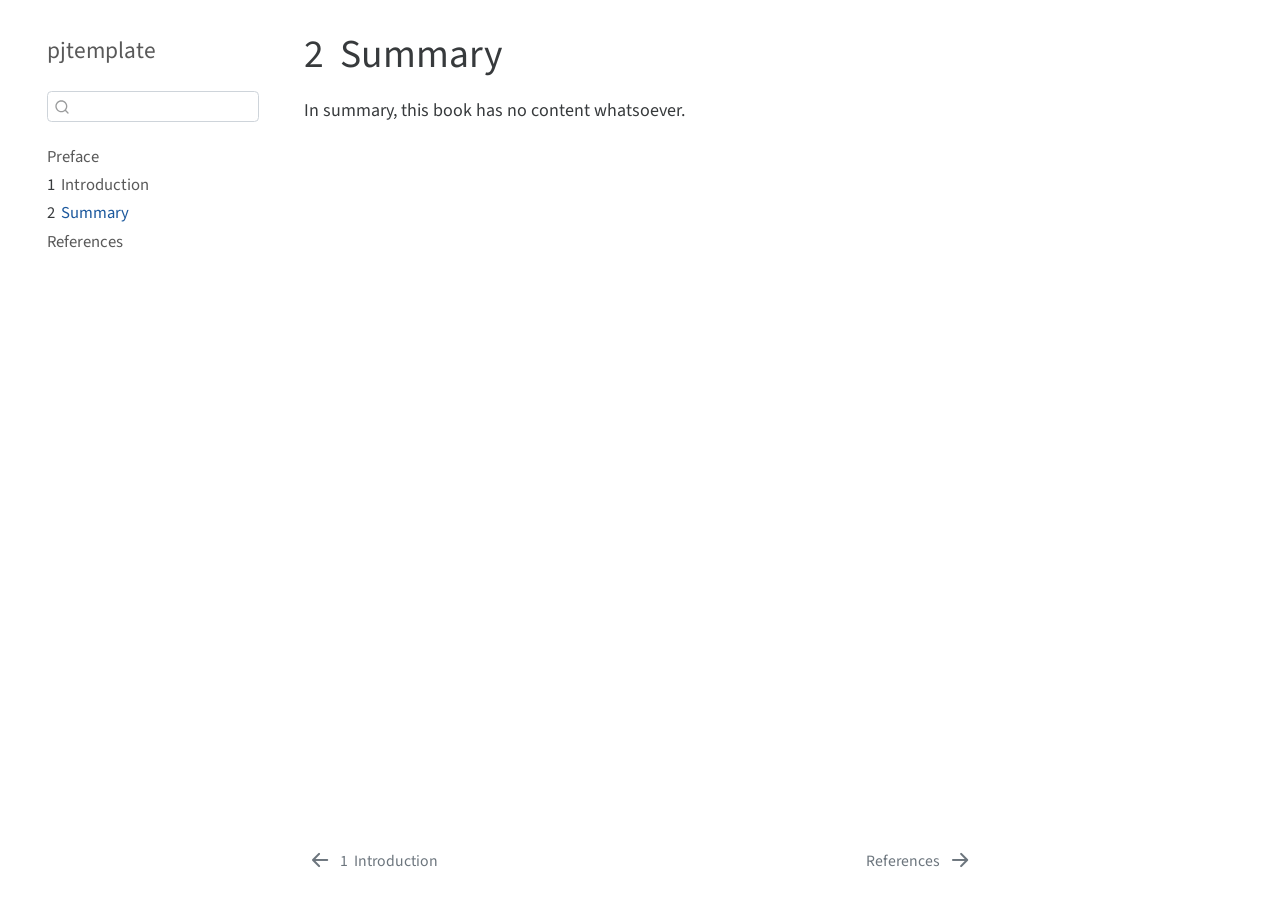
<file: docs/summary.html>
<!DOCTYPE html>
<html xmlns="http://www.w3.org/1999/xhtml" lang="en" xml:lang="en"><head>

<meta charset="utf-8">
<meta name="generator" content="quarto-1.0.38">

<meta name="viewport" content="width=device-width, initial-scale=1.0, user-scalable=yes">


<title>pjtemplate - 2&nbsp; Summary</title>
<style>
code{white-space: pre-wrap;}
span.smallcaps{font-variant: small-caps;}
span.underline{text-decoration: underline;}
div.column{display: inline-block; vertical-align: top; width: 50%;}
div.hanging-indent{margin-left: 1.5em; text-indent: -1.5em;}
ul.task-list{list-style: none;}
</style>


<script src="site_libs/quarto-nav/quarto-nav.js"></script>
<script src="site_libs/quarto-nav/headroom.min.js"></script>
<script src="site_libs/clipboard/clipboard.min.js"></script>
<script src="site_libs/quarto-search/autocomplete.umd.js"></script>
<script src="site_libs/quarto-search/fuse.min.js"></script>
<script src="site_libs/quarto-search/quarto-search.js"></script>
<meta name="quarto:offset" content="./">
<link href="./references.html" rel="next">
<link href="./intro.html" rel="prev">
<script src="site_libs/quarto-html/quarto.js"></script>
<script src="site_libs/quarto-html/popper.min.js"></script>
<script src="site_libs/quarto-html/tippy.umd.min.js"></script>
<script src="site_libs/quarto-html/anchor.min.js"></script>
<link href="site_libs/quarto-html/tippy.css" rel="stylesheet">
<link href="site_libs/quarto-html/quarto-syntax-highlighting.css" rel="stylesheet" id="quarto-text-highlighting-styles">
<script src="site_libs/bootstrap/bootstrap.min.js"></script>
<link href="site_libs/bootstrap/bootstrap-icons.css" rel="stylesheet">
<link href="site_libs/bootstrap/bootstrap.min.css" rel="stylesheet" id="quarto-bootstrap" data-mode="light">
<script id="quarto-search-options" type="application/json">{
  "location": "sidebar",
  "copy-button": false,
  "collapse-after": 3,
  "panel-placement": "start",
  "type": "textbox",
  "limit": 20,
  "language": {
    "search-no-results-text": "No results",
    "search-matching-documents-text": "matching documents",
    "search-copy-link-title": "Copy link to search",
    "search-hide-matches-text": "Hide additional matches",
    "search-more-match-text": "more match in this document",
    "search-more-matches-text": "more matches in this document",
    "search-clear-button-title": "Clear",
    "search-detached-cancel-button-title": "Cancel",
    "search-submit-button-title": "Submit"
  }
}</script>


</head>

<body class="nav-sidebar floating">

<div id="quarto-search-results"></div>
  <header id="quarto-header" class="headroom fixed-top">
  <nav class="quarto-secondary-nav" data-bs-toggle="collapse" data-bs-target="#quarto-sidebar" aria-controls="quarto-sidebar" aria-expanded="false" aria-label="Toggle sidebar navigation" onclick="if (window.quartoToggleHeadroom) { window.quartoToggleHeadroom(); }">
    <div class="container-fluid d-flex justify-content-between">
      <h1 class="quarto-secondary-nav-title"><span class="chapter-number">2</span>&nbsp; <span class="chapter-title">Summary</span></h1>
      <button type="button" class="quarto-btn-toggle btn" aria-label="Show secondary navigation">
        <i class="bi bi-chevron-right"></i>
      </button>
    </div>
  </nav>
</header>
<!-- content -->
<div id="quarto-content" class="quarto-container page-columns page-rows-contents page-layout-article">
<!-- sidebar -->
  <nav id="quarto-sidebar" class="sidebar collapse sidebar-navigation floating overflow-auto">
    <div class="pt-lg-2 mt-2 text-left sidebar-header">
    <div class="sidebar-title mb-0 py-0">
      <a href="./">pjtemplate</a> 
    </div>
      </div>
      <div class="mt-2 flex-shrink-0 align-items-center">
        <div class="sidebar-search">
        <div id="quarto-search" class="" title="Search"></div>
        </div>
      </div>
    <div class="sidebar-menu-container"> 
    <ul class="list-unstyled mt-1">
        <li class="sidebar-item">
  <div class="sidebar-item-container"> 
  <a href="./index.html" class="sidebar-item-text sidebar-link">Preface</a>
  </div>
</li>
        <li class="sidebar-item">
  <div class="sidebar-item-container"> 
  <a href="./intro.html" class="sidebar-item-text sidebar-link"><span class="chapter-number">1</span>&nbsp; <span class="chapter-title">Introduction</span></a>
  </div>
</li>
        <li class="sidebar-item">
  <div class="sidebar-item-container"> 
  <a href="./summary.html" class="sidebar-item-text sidebar-link active"><span class="chapter-number">2</span>&nbsp; <span class="chapter-title">Summary</span></a>
  </div>
</li>
        <li class="sidebar-item">
  <div class="sidebar-item-container"> 
  <a href="./references.html" class="sidebar-item-text sidebar-link">References</a>
  </div>
</li>
    </ul>
    </div>
</nav>
<!-- margin-sidebar -->
    <div id="quarto-margin-sidebar" class="sidebar margin-sidebar">
        
    </div>
<!-- main -->
<main class="content" id="quarto-document-content">

<header id="title-block-header" class="quarto-title-block default">
<div class="quarto-title">
<h1 class="title d-none d-lg-block"><span class="chapter-number">2</span>&nbsp; <span class="chapter-title">Summary</span></h1>
</div>



<div class="quarto-title-meta">

    
    
  </div>
  

</header>

<p>In summary, this book has no content whatsoever.</p>



</main> <!-- /main -->
<script id="quarto-html-after-body" type="application/javascript">
window.document.addEventListener("DOMContentLoaded", function (event) {
  const toggleBodyColorMode = (bsSheetEl) => {
    const mode = bsSheetEl.getAttribute("data-mode");
    const bodyEl = window.document.querySelector("body");
    if (mode === "dark") {
      bodyEl.classList.add("quarto-dark");
      bodyEl.classList.remove("quarto-light");
    } else {
      bodyEl.classList.add("quarto-light");
      bodyEl.classList.remove("quarto-dark");
    }
  }
  const toggleBodyColorPrimary = () => {
    const bsSheetEl = window.document.querySelector("link#quarto-bootstrap");
    if (bsSheetEl) {
      toggleBodyColorMode(bsSheetEl);
    }
  }
  toggleBodyColorPrimary();  
  const icon = "";
  const anchorJS = new window.AnchorJS();
  anchorJS.options = {
    placement: 'right',
    icon: icon
  };
  anchorJS.add('.anchored');
  const clipboard = new window.ClipboardJS('.code-copy-button', {
    target: function(trigger) {
      return trigger.previousElementSibling;
    }
  });
  clipboard.on('success', function(e) {
    // button target
    const button = e.trigger;
    // don't keep focus
    button.blur();
    // flash "checked"
    button.classList.add('code-copy-button-checked');
    var currentTitle = button.getAttribute("title");
    button.setAttribute("title", "Copied!");
    setTimeout(function() {
      button.setAttribute("title", currentTitle);
      button.classList.remove('code-copy-button-checked');
    }, 1000);
    // clear code selection
    e.clearSelection();
  });
  function tippyHover(el, contentFn) {
    const config = {
      allowHTML: true,
      content: contentFn,
      maxWidth: 500,
      delay: 100,
      arrow: false,
      appendTo: function(el) {
          return el.parentElement;
      },
      interactive: true,
      interactiveBorder: 10,
      theme: 'quarto',
      placement: 'bottom-start'
    };
    window.tippy(el, config); 
  }
  const noterefs = window.document.querySelectorAll('a[role="doc-noteref"]');
  for (var i=0; i<noterefs.length; i++) {
    const ref = noterefs[i];
    tippyHover(ref, function() {
      let href = ref.getAttribute('href');
      try { href = new URL(href).hash; } catch {}
      const id = href.replace(/^#\/?/, "");
      const note = window.document.getElementById(id);
      return note.innerHTML;
    });
  }
  var bibliorefs = window.document.querySelectorAll('a[role="doc-biblioref"]');
  for (var i=0; i<bibliorefs.length; i++) {
    const ref = bibliorefs[i];
    const cites = ref.parentNode.getAttribute('data-cites').split(' ');
    tippyHover(ref, function() {
      var popup = window.document.createElement('div');
      cites.forEach(function(cite) {
        var citeDiv = window.document.createElement('div');
        citeDiv.classList.add('hanging-indent');
        citeDiv.classList.add('csl-entry');
        var biblioDiv = window.document.getElementById('ref-' + cite);
        if (biblioDiv) {
          citeDiv.innerHTML = biblioDiv.innerHTML;
        }
        popup.appendChild(citeDiv);
      });
      return popup.innerHTML;
    });
  }
});
</script>
<nav class="page-navigation">
  <div class="nav-page nav-page-previous">
      <a href="./intro.html" class="pagination-link">
        <i class="bi bi-arrow-left-short"></i> <span class="nav-page-text"><span class="chapter-number">1</span>&nbsp; <span class="chapter-title">Introduction</span></span>
      </a>          
  </div>
  <div class="nav-page nav-page-next">
      <a href="./references.html" class="pagination-link">
        <span class="nav-page-text">References</span> <i class="bi bi-arrow-right-short"></i>
      </a>
  </div>
</nav>
</div> <!-- /content -->



</body></html>
</file>
<file: docs/site_libs/quarto-html/tippy.css>
.tippy-box[data-animation=fade][data-state=hidden]{opacity:0}[data-tippy-root]{max-width:calc(100vw - 10px)}.tippy-box{position:relative;background-color:#333;color:#fff;border-radius:4px;font-size:14px;line-height:1.4;white-space:normal;outline:0;transition-property:transform,visibility,opacity}.tippy-box[data-placement^=top]>.tippy-arrow{bottom:0}.tippy-box[data-placement^=top]>.tippy-arrow:before{bottom:-7px;left:0;border-width:8px 8px 0;border-top-color:initial;transform-origin:center top}.tippy-box[data-placement^=bottom]>.tippy-arrow{top:0}.tippy-box[data-placement^=bottom]>.tippy-arrow:before{top:-7px;left:0;border-width:0 8px 8px;border-bottom-color:initial;transform-origin:center bottom}.tippy-box[data-placement^=left]>.tippy-arrow{right:0}.tippy-box[data-placement^=left]>.tippy-arrow:before{border-width:8px 0 8px 8px;border-left-color:initial;right:-7px;transform-origin:center left}.tippy-box[data-placement^=right]>.tippy-arrow{left:0}.tippy-box[data-placement^=right]>.tippy-arrow:before{left:-7px;border-width:8px 8px 8px 0;border-right-color:initial;transform-origin:center right}.tippy-box[data-inertia][data-state=visible]{transition-timing-function:cubic-bezier(.54,1.5,.38,1.11)}.tippy-arrow{width:16px;height:16px;color:#333}.tippy-arrow:before{content:"";position:absolute;border-color:transparent;border-style:solid}.tippy-content{position:relative;padding:5px 9px;z-index:1}
</file>
<file: docs/site_libs/quarto-html/quarto-syntax-highlighting-dark.css>
/* quarto syntax highlight colors */
:root {
  --quarto-hl-al-color: #f07178;
  --quarto-hl-an-color: #d4d0ab;
  --quarto-hl-at-color: #00e0e0;
  --quarto-hl-bn-color: #d4d0ab;
  --quarto-hl-bu-color: #abe338;
  --quarto-hl-ch-color: #abe338;
  --quarto-hl-co-color: #f8f8f2;
  --quarto-hl-cv-color: #ffd700;
  --quarto-hl-cn-color: #ffd700;
  --quarto-hl-cf-color: #ffa07a;
  --quarto-hl-dt-color: #ffa07a;
  --quarto-hl-dv-color: #d4d0ab;
  --quarto-hl-do-color: #f8f8f2;
  --quarto-hl-er-color: #f07178;
  --quarto-hl-ex-color: #00e0e0;
  --quarto-hl-fl-color: #d4d0ab;
  --quarto-hl-fu-color: #ffa07a;
  --quarto-hl-im-color: #abe338;
  --quarto-hl-in-color: #d4d0ab;
  --quarto-hl-kw-color: #ffa07a;
  --quarto-hl-op-color: #ffa07a;
  --quarto-hl-ot-color: #00e0e0;
  --quarto-hl-pp-color: #dcc6e0;
  --quarto-hl-re-color: #00e0e0;
  --quarto-hl-sc-color: #abe338;
  --quarto-hl-ss-color: #abe338;
  --quarto-hl-st-color: #abe338;
  --quarto-hl-va-color: #00e0e0;
  --quarto-hl-vs-color: #abe338;
  --quarto-hl-wa-color: #dcc6e0;
}

/* other quarto variables */
:root {
  --quarto-font-monospace: SFMono-Regular, Menlo, Monaco, Consolas, "Liberation Mono", "Courier New", monospace;
}

code span.al {
  font-weight: bold;
  color: #f07178;
}

code span.an {
  color: #d4d0ab;
}

code span.at {
  color: #00e0e0;
}

code span.bn {
  color: #d4d0ab;
}

code span.bu {
  color: #abe338;
}

code span.ch {
  color: #abe338;
}

code span.co {
  font-style: italic;
  color: #f8f8f2;
}

code span.cv {
  color: #ffd700;
}

code span.cn {
  color: #ffd700;
}

code span.cf {
  font-weight: bold;
  color: #ffa07a;
}

code span.dt {
  color: #ffa07a;
}

code span.dv {
  color: #d4d0ab;
}

code span.do {
  color: #f8f8f2;
}

code span.er {
  color: #f07178;
  text-decoration: underline;
}

code span.ex {
  font-weight: bold;
  color: #00e0e0;
}

code span.fl {
  color: #d4d0ab;
}

code span.fu {
  color: #ffa07a;
}

code span.im {
  color: #abe338;
}

code span.in {
  color: #d4d0ab;
}

code span.kw {
  font-weight: bold;
  color: #ffa07a;
}

pre > code.sourceCode > span {
  color: #f8f8f2;
}

code span {
  color: #f8f8f2;
}

code.sourceCode > span {
  color: #f8f8f2;
}

div.sourceCode,
div.sourceCode pre.sourceCode {
  color: #f8f8f2;
}

code span.op {
  color: #ffa07a;
}

code span.ot {
  color: #00e0e0;
}

code span.pp {
  color: #dcc6e0;
}

code span.re {
  color: #00e0e0;
}

code span.sc {
  color: #abe338;
}

code span.ss {
  color: #abe338;
}

code span.st {
  color: #abe338;
}

code span.va {
  color: #00e0e0;
}

code span.vs {
  color: #abe338;
}

code span.wa {
  color: #dcc6e0;
}

.prevent-inlining {
  content: "</";
}

/*# sourceMappingURL=935a306eefa94366c21e1a970dddb765.css.map */
</file>
<file: docs/site_libs/quarto-html/quarto-syntax-highlighting.css>
/* quarto syntax highlight colors */
:root {
  --quarto-hl-ot-color: #003B4F;
  --quarto-hl-at-color: #657422;
  --quarto-hl-ss-color: #20794D;
  --quarto-hl-an-color: #5E5E5E;
  --quarto-hl-fu-color: #4758AB;
  --quarto-hl-st-color: #20794D;
  --quarto-hl-cf-color: #003B4F;
  --quarto-hl-op-color: #5E5E5E;
  --quarto-hl-er-color: #AD0000;
  --quarto-hl-bn-color: #AD0000;
  --quarto-hl-al-color: #AD0000;
  --quarto-hl-va-color: #111111;
  --quarto-hl-bu-color: inherit;
  --quarto-hl-ex-color: inherit;
  --quarto-hl-pp-color: #AD0000;
  --quarto-hl-in-color: #5E5E5E;
  --quarto-hl-vs-color: #20794D;
  --quarto-hl-wa-color: #5E5E5E;
  --quarto-hl-do-color: #5E5E5E;
  --quarto-hl-im-color: #00769E;
  --quarto-hl-ch-color: #20794D;
  --quarto-hl-dt-color: #AD0000;
  --quarto-hl-fl-color: #AD0000;
  --quarto-hl-co-color: #5E5E5E;
  --quarto-hl-cv-color: #5E5E5E;
  --quarto-hl-cn-color: #8f5902;
  --quarto-hl-sc-color: #5E5E5E;
  --quarto-hl-dv-color: #AD0000;
  --quarto-hl-kw-color: #003B4F;
}

/* other quarto variables */
:root {
  --quarto-font-monospace: SFMono-Regular, Menlo, Monaco, Consolas, "Liberation Mono", "Courier New", monospace;
}

pre > code.sourceCode > span {
  color: #003B4F;
}

code span {
  color: #003B4F;
}

code.sourceCode > span {
  color: #003B4F;
}

div.sourceCode,
div.sourceCode pre.sourceCode {
  color: #003B4F;
}

code span.ot {
  color: #003B4F;
}

code span.at {
  color: #657422;
}

code span.ss {
  color: #20794D;
}

code span.an {
  color: #5E5E5E;
}

code span.fu {
  color: #4758AB;
}

code span.st {
  color: #20794D;
}

code span.cf {
  color: #003B4F;
}

code span.op {
  color: #5E5E5E;
}

code span.er {
  color: #AD0000;
}

code span.bn {
  color: #AD0000;
}

code span.al {
  color: #AD0000;
}

code span.va {
  color: #111111;
}

code span.pp {
  color: #AD0000;
}

code span.in {
  color: #5E5E5E;
}

code span.vs {
  color: #20794D;
}

code span.wa {
  color: #5E5E5E;
  font-style: italic;
}

code span.do {
  color: #5E5E5E;
  font-style: italic;
}

code span.im {
  color: #00769E;
}

code span.ch {
  color: #20794D;
}

code span.dt {
  color: #AD0000;
}

code span.fl {
  color: #AD0000;
}

code span.co {
  color: #5E5E5E;
}

code span.cv {
  color: #5E5E5E;
  font-style: italic;
}

code span.cn {
  color: #8f5902;
}

code span.sc {
  color: #5E5E5E;
}

code span.dv {
  color: #AD0000;
}

code span.kw {
  color: #003B4F;
}

.prevent-inlining {
  content: "</";
}

/*# sourceMappingURL=debc5d5d77c3f9108843748ff7464032.css.map */
</file>
